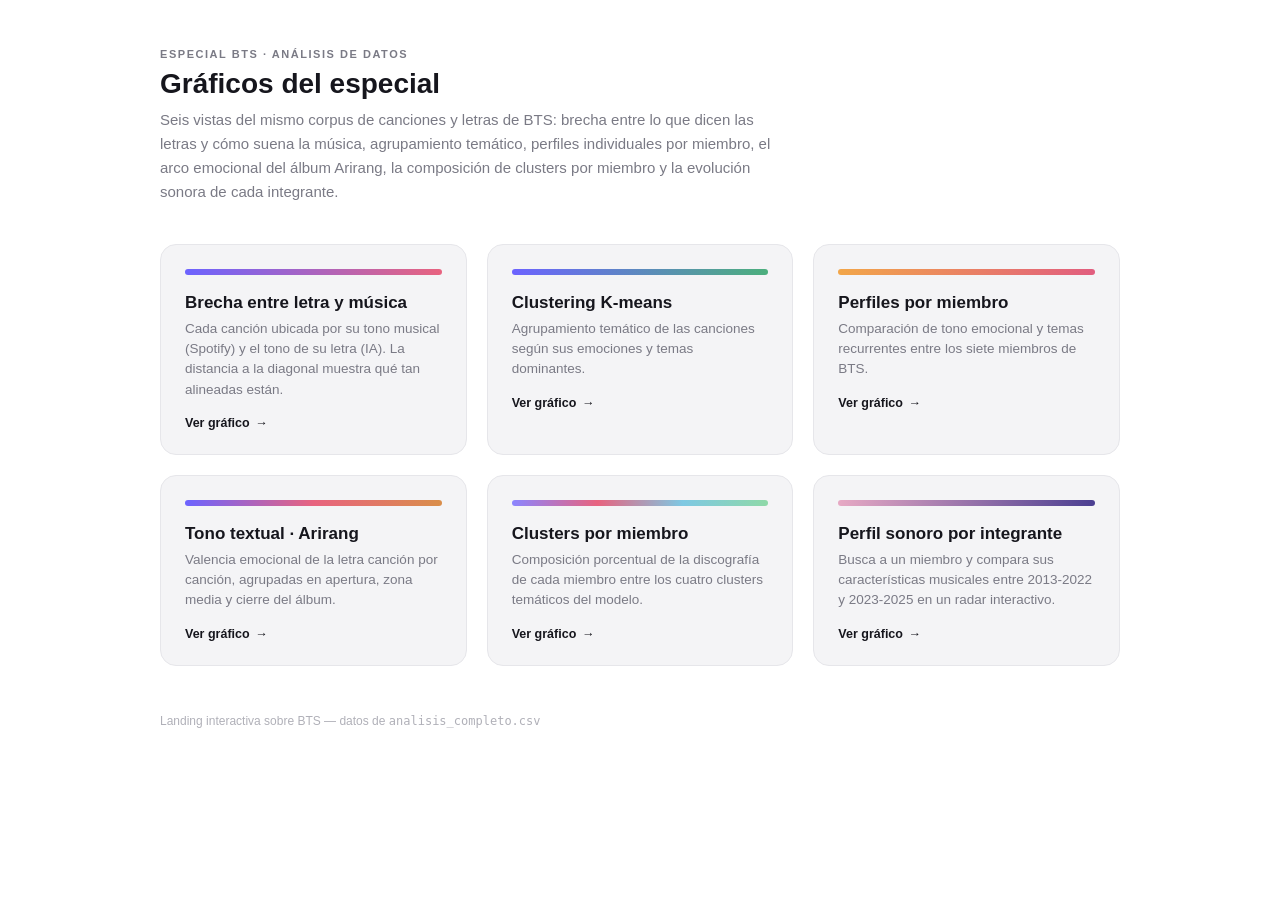
<file: index-graficos.html>
<!DOCTYPE html>
<html lang="es">
<head>
<meta charset="UTF-8">
<meta name="viewport" content="width=device-width, initial-scale=1, viewport-fit=cover">
<title>BTS · Gráficos del especial</title>
<style>
  :root {
    --ink: #16161d;
    --muted: #7a7a85;
    --line: #e6e6ea;
    --panel: #f4f4f6;
    --pre: #6C63FF;
    --post: #E8637F;
    --font: -apple-system, BlinkMacSystemFont, 'Helvetica Neue', Arial, sans-serif;
  }
  * { box-sizing: border-box; margin: 0; padding: 0; }
  body { background: #fff; color: var(--ink); font-family: var(--font); padding: 3rem 2rem 5rem; }
  .wrap { max-width: 960px; margin: 0 auto; }

  .eyebrow { font-size: 11px; letter-spacing: 0.14em; text-transform: uppercase; color: var(--muted); margin-bottom: 0.5rem; font-weight: 700; }
  h1 { font-size: 28px; font-weight: 800; margin-bottom: 0.5rem; }
  p.lead { font-size: 15px; color: var(--muted); max-width: 620px; line-height: 1.6; margin-bottom: 2.5rem; }

  .grid { display: grid; grid-template-columns: repeat(auto-fit, minmax(260px, 1fr)); gap: 1.25rem; }

  .card {
    display: block; text-decoration: none; color: inherit;
    border: 1px solid var(--line); border-radius: 16px; padding: 1.5rem;
    background: var(--panel); transition: transform 0.15s, box-shadow 0.15s, border-color 0.15s;
  }
  .card:hover { transform: translateY(-3px); box-shadow: 0 12px 28px rgba(0,0,0,0.08); border-color: #d8d8de; }

  .card-swatch { width: 100%; height: 6px; border-radius: 4px; margin-bottom: 1.1rem; }
  .card-title { font-size: 17px; font-weight: 800; margin-bottom: 0.4rem; }
  .card-desc { font-size: 13.5px; color: var(--muted); line-height: 1.5; margin-bottom: 1rem; }
  .card-cta { font-size: 12.5px; font-weight: 700; color: var(--ink); display: flex; align-items: center; gap: 0.35rem; }
  .card-cta .arrow { transition: transform 0.15s; }
  .card:hover .card-cta .arrow { transform: translateX(3px); }

  footer { margin-top: 3rem; font-size: 12px; color: #b0b0b8; }

  @media (max-width: 640px) {
    body { padding: 2rem 1.1rem 3rem; }
    h1 { font-size: 24px; }
    p.lead { font-size: 14px; margin-bottom: 2rem; }
    .grid { grid-template-columns: 1fr; gap: 1rem; }
    .card { padding: 1.25rem; }
  }
</style>
</head>
<body>
<div class="wrap">

  <div class="eyebrow">Especial BTS · Análisis de datos</div>
  <h1>Gráficos del especial</h1>
  <p class="lead">Seis vistas del mismo corpus de canciones y letras de BTS: brecha entre lo que dicen las letras y cómo suena la música, agrupamiento temático, perfiles individuales por miembro, el arco emocional del álbum Arirang, la composición de clusters por miembro y la evolución sonora de cada integrante.</p>

  <div class="grid">

    <a class="card" href="cuadros-mayte/bts_brecha.html">
      <div class="card-swatch" style="background: linear-gradient(90deg, var(--pre), var(--post));"></div>
      <div class="card-title">Brecha entre letra y música</div>
      <div class="card-desc">Cada canción ubicada por su tono musical (Spotify) y el tono de su letra (IA). La distancia a la diagonal muestra qué tan alineadas están.</div>
      <div class="card-cta">Ver gráfico <span class="arrow">→</span></div>
    </a>

    <a class="card" href="cuadros-mayte/bts_clustering.html">
      <div class="card-swatch" style="background: linear-gradient(90deg, #6C63FF, #4CAF7D);"></div>
      <div class="card-title">Clustering K-means</div>
      <div class="card-desc">Agrupamiento temático de las canciones según sus emociones y temas dominantes.</div>
      <div class="card-cta">Ver gráfico <span class="arrow">→</span></div>
    </a>

    <a class="card" href="cuadros-mayte/bts_perfiles.html">
      <div class="card-swatch" style="background: linear-gradient(90deg, #F2A649, #E15D7F);"></div>
      <div class="card-title">Perfiles por miembro</div>
      <div class="card-desc">Comparación de tono emocional y temas recurrentes entre los siete miembros de BTS.</div>
      <div class="card-cta">Ver gráfico <span class="arrow">→</span></div>
    </a>

    <a class="card" href="cuadros-mayte/bts_arirang.html">
      <div class="card-swatch" style="background: linear-gradient(90deg, #6C63FF, #E8637F, #D98E4A);"></div>
      <div class="card-title">Tono textual · Arirang</div>
      <div class="card-desc">Valencia emocional de la letra canción por canción, agrupadas en apertura, zona media y cierre del álbum.</div>
      <div class="card-cta">Ver gráfico <span class="arrow">→</span></div>
    </a>

    <a class="card" href="cuadros-mayte/bts_clusters_miembro.html">
      <div class="card-swatch" style="background: linear-gradient(90deg, #8B85FF, #E8637F, #7EC8E3, #8FD9A8);"></div>
      <div class="card-title">Clusters por miembro</div>
      <div class="card-desc">Composición porcentual de la discografía de cada miembro entre los cuatro clusters temáticos del modelo.</div>
      <div class="card-cta">Ver gráfico <span class="arrow">→</span></div>
    </a>

    <a class="card" href="cuadros-mayte/bts_perfil_radar.html">
      <div class="card-swatch" style="background: linear-gradient(90deg, #E7A9C4, #4B3F91);"></div>
      <div class="card-title">Perfil sonoro por integrante</div>
      <div class="card-desc">Busca a un miembro y compara sus características musicales entre 2013-2022 y 2023-2025 en un radar interactivo.</div>
      <div class="card-cta">Ver gráfico <span class="arrow">→</span></div>
    </a>

  </div>

  <footer>Landing interactiva sobre BTS — datos de <code>analisis_completo.csv</code></footer>
</div>
</body>
</html>
</file>
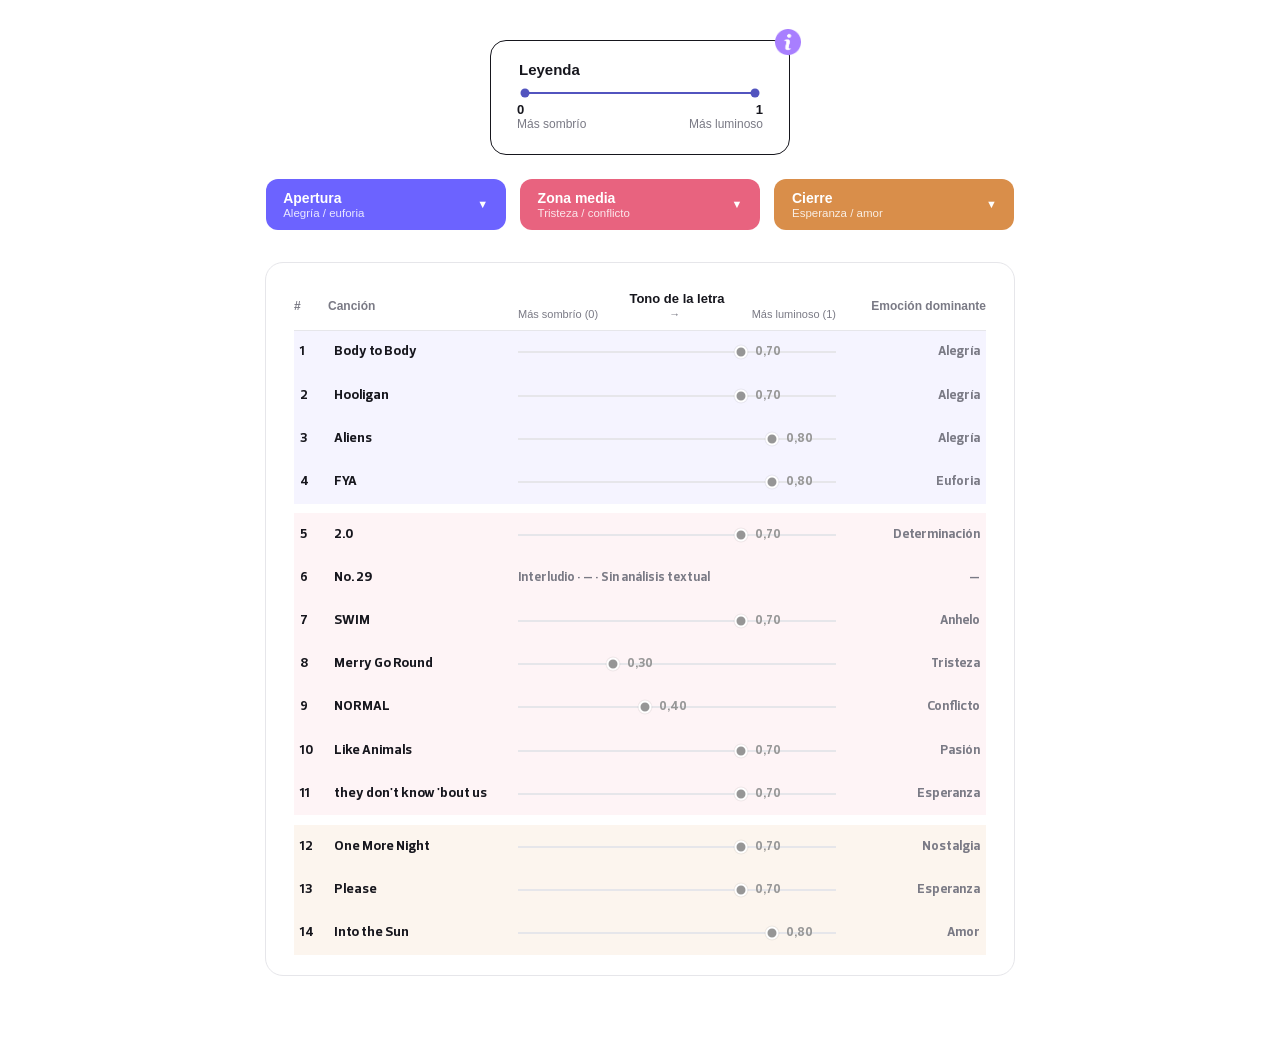
<file: cuadros-mayte/bts_arirang.html>
<!DOCTYPE html>
<html lang="es">
<head>
<meta charset="UTF-8">
<meta name="viewport" content="width=device-width, initial-scale=1, viewport-fit=cover">
<title>BTS: Tono textual del álbum Arirang</title>
<style>
  :root {
    --pre: #6C63FF;
    --post: #E8637F;
    --cierre: #D98E4A;
    --pre-tint: rgba(108,99,255,0.07);
    --post-tint: rgba(232,99,127,0.07);
    --cierre-tint: rgba(217,142,74,0.09);
    --ink: #16161d;
    --muted: #7a7a85;
    --line: #e6e6ea;
    --panel: #f4f4f6;
    --card: #ffffff;
    --accent-red: #e5484d;
    --font: -apple-system, BlinkMacSystemFont, 'Helvetica Neue', Arial, sans-serif;
  }
@font-face {
    font-family: 'Bobby Jones Condensed';
    src: url('https://nuevasnarrativasec.github.io/bts/fonts/BobbyJones-Condensed.woff2') format('woff2'),
        url('https://nuevasnarrativasec.github.io/bts/fonts/BobbyJones-Condensed.woff') format('woff');
    font-weight: normal;
    font-style: normal;
    font-display: swap;
}

@font-face {
    font-family: 'Monigue Regular';
    src: url('https://nuevasnarrativasec.github.io/bts/fonts/Monigue-Regular.woff2') format('woff2'),
        url('https://nuevasnarrativasec.github.io/bts/fonts/Monigue-Regular.woff') format('woff');
    font-weight: normal;
    font-style: normal;
    font-display: swap;
}

@font-face {
    font-family: 'Prelo Book';
    src: url('https://nuevasnarrativasec.github.io/bts/fonts/Prelo-Book.woff2') format('woff2'),
        url('https://nuevasnarrativasec.github.io/bts/fonts/Prelo-Book.woff') format('woff');
    font-weight: normal;
    font-style: normal;
    font-display: swap;
}

@font-face {
    font-family: 'Prelo Medium';
    src: url('https://nuevasnarrativasec.github.io/bts/fonts/Prelo-Medium.woff2') format('woff2'),
        url('https://nuevasnarrativasec.github.io/bts/fonts/Prelo-Medium.woff') format('woff');
    font-style: normal;
    font-display: swap;
}

@font-face {
    font-family: 'Prelo Semibold';
    src: url('https://nuevasnarrativasec.github.io/bts/fonts/Prelo-SemiBold.woff2') format('woff2'),
        url('https://nuevasnarrativasec.github.io/bts/fonts/Prelo-SemiBold.woff') format('woff');
    font-weight: 600;
    font-style: normal;
    font-display: swap;
}

@font-face {
    font-family: 'Prelo Bold';
    src: url('https://nuevasnarrativasec.github.io/bts/fonts/Prelo-Bold.woff2') format('woff2'),
        url('https://nuevasnarrativasec.github.io/bts/fonts/Prelo-Bold.woff') format('woff');
    font-weight: bold;
    font-style: normal;
    font-display: swap;
}

@font-face {
    font-family: 'Prelo Extrabold';
    src: url('https://nuevasnarrativasec.github.io/bts/fonts/Prelo-Exbd.woff2') format('woff2'),
        url('https://nuevasnarrativasec.github.io/bts/fonts/Prelo-Exbd.woff') format('woff');
    font-style: normal;
    font-display: swap;
}


  * { box-sizing: border-box; margin: 0; padding: 0; }
  body { color: var(--ink); font-family: var(--font); padding: 2.5rem 2rem 4rem; }
  .wrap { max-width: 750px; margin: 0 auto; }

  h2.title { font-size: 20px; font-weight: 800; margin-bottom: 0.35rem; text-align: center;     font-family: 'Prelo Extrabold';}
  p.subtitle { font-size: 16px;
    color: var(--muted);
    margin-bottom: 1.5rem;
    text-align: center;
    font-family: 'Prelo Medium'; }

  /* Leyenda */
  .legend-wrap { display: flex; justify-content: center; margin-bottom: 1.5rem; }
  .legend-box {
    position: relative; background: var(--card); border: 1px solid var(--ink); border-radius: 16px;
    padding: 1.25rem 1.75rem 1.4rem; min-width: 300px;
  }
  .legend-box .legend-title { font-size: 15px; font-weight: 800; margin-bottom: 0.9rem; }
  .legend-scale-line {
    position: relative; height: 2px; background: #5254bf; margin: 0 6px 0.5rem;
  }
  .legend-scale-dot {
    position: absolute; top: 50%; width: 9px; height: 9px; border-radius: 50%;
    background: #5254bf; transform: translate(-50%, -50%);
  }
  .legend-scale-labels { display: flex; justify-content: space-between; font-size: 13px; font-weight: 700; margin: 0 -2px; }
  .legend-scale-sub { display: flex; justify-content: space-between; font-size: 12px; color: var(--muted); margin: 0 -2px; }
  .info-badge {
    position: absolute; top: -12px; right: -12px; width: 26px; height: 26px;
    cursor: default;
  }
  .info-badge img { display: block; width: 100%; height: 100%; }
  .info-badge .info-tip {
    display: none; position: absolute; top: calc(100% + 8px); right: 0; width: 220px;
    background: var(--ink); color: #fff; font-size: 11.5px; font-weight: 400; font-style: normal;
    line-height: 1.5; padding: 0.6rem 0.75rem; border-radius: 8px; text-align: left; z-index: 30;
  }
  .info-badge:hover .info-tip { display: block; }

  /* Section pills */
  .section-pills { display: flex; gap: 0.9rem; justify-content: center; flex-wrap: wrap; margin-bottom: 2rem; }
  .pill {
    display: flex; align-items: center; gap: 0.9rem; border: none; border-radius: 12px;
    padding: 0.7rem 1.1rem; cursor: pointer; color: #fff; font-family: inherit; text-align: left;
    transition: opacity 0.15s, transform 0.1s;
    width: 32%;
  }
  .pill:active { transform: scale(0.98); }
  .pill.dim { opacity: 0.4; }
  .pill-text { display: flex; flex-direction: column; gap: 1px; }
  .pill-text .pill-title { font-size: 14px; font-weight: 800; }
  .pill-text .pill-sub { font-size: 11.5px; opacity: 0.85; }
  .pill-chevron { margin-left: auto; font-size: 11px; transition: transform 0.15s; }
  .pill.dim .pill-chevron { transform: rotate(180deg); }
  .pill.apertura { background: var(--pre); }
  .pill.zona-media { background: var(--post); }
  .pill.cierre { background: var(--cierre); }

  /* Table card */
  .table-card { background: var(--card); border: 1px solid var(--line); border-radius: 18px; padding: 1.75rem 1.75rem 1.25rem; position: relative; }
  table { width: 100%; border-collapse: collapse; }
  thead th { text-align: left; font-size: 12px; color: var(--muted); font-weight: 700; padding-bottom: 0.6rem; border-bottom: 1px solid var(--line); }
  thead th.col-num { width: 34px; }
  thead th.col-song { width: 190px; }
  thead th.col-scale { }
  thead th.col-emotion { width: 150px; text-align: right; }
  .scale-headline { font-size: 13px; font-weight: 700; color: var(--ink); text-align: center; display: block; margin-bottom: 2px; }
  .scale-sublabels { display: flex; justify-content: space-between; font-size: 11px; color: var(--muted); font-weight: 400; }

  tbody tr { cursor: pointer; transition: filter 0.15s; }
  tbody tr.dim-row { display: none; }
  tbody td { padding: 0.85rem 0.4rem; font-size: 13.5px; vertical-align: middle;  font-family: 'Prelo Bold';}
  tbody tr.sec-apertura { background: var(--pre-tint); }
  tbody tr.sec-zona-media { background: var(--post-tint); }
  tbody tr.sec-cierre { background: var(--cierre-tint); }
  tbody tr:hover { filter: brightness(0.97); }
  tbody tr.active-row { outline: 2px solid var(--ink); outline-offset: -2px; }

  .num-cell { font-size: 13px; font-family: 'Prelo Bold'; }
  .song-cell { font-weight: 700; }

  .track-cell { position: relative; padding: 0.85rem 0; }
  .track-line { position: relative; height: 2px; background: var(--line); }
  .track-dot { position: absolute; top: 50%; width: 13px; height: 13px; border-radius: 50%; background: #969696; transform: translate(-50%, -50%); border: 2px solid #fff; box-shadow: 0 0 0 1px rgba(0,0,0,0.06); transition: background 0.15s; }
  .track-dot.active { background: var(--post); }
  .track-value { position: absolute; top: 50%; transform: translateY(-50%); font-size: 12.5px; font-weight: 700; color: #969696; white-space: nowrap; }
  .track-value.active { color: var(--post); }
  .track-interludio { font-size: 12.5px; font-weight: 400; color: var(--muted); }

  .emotion-cell { text-align: right; font-size: 13px; color: var(--muted); text-transform: capitalize; }

  .section-divider td { padding: 0.3rem 0; border: none; }

  footer.foot { display: flex; justify-content: space-between; align-items: baseline; margin-top: 1.5rem; font-size: 11.5px; color: #b0b0b8; flex-wrap: wrap; gap: 0.5rem; }
  footer.foot .foot-note { max-width: 480px; text-align: right; }

  /* Detail card */
  .detail-card {
    position: absolute; top: 260px; right: 24px; z-index: 30; width: 280px; background: var(--card);
    border-radius: 16px; box-shadow: 0 20px 50px rgba(0,0,0,0.18); padding: 1.25rem 1.4rem 1.4rem;
    opacity: 0; pointer-events: none; transition: opacity 0.12s; border: 1px solid var(--line);
  }
  .detail-card.open { opacity: 1; pointer-events: auto; }
  .detail-close {
    position: absolute; top: 0.9rem; right: 0.9rem; width: 24px; height: 24px; border-radius: 50%;
    border: 1.5px solid var(--ink); background: none; display: flex; align-items: center; justify-content: center;
    cursor: pointer; font-size: 12px; color: var(--ink); line-height: 1;
  }
  .detail-title { font-size: 20px; font-weight: 900; letter-spacing: 0.01em; margin-bottom: 2px; padding-right: 2rem; text-transform: uppercase; }
  .detail-sub { font-size: 12.5px; color: var(--muted); margin-bottom: 1.1rem; }
  .detail-label { font-size: 11.5px; color: var(--muted); margin-bottom: 2px; }
  .detail-value { font-size: 26px; font-weight: 800; color: var(--post); margin-bottom: 0.9rem; }
  .detail-row { margin-bottom: 0.9rem; }
  .detail-row:last-child { margin-bottom: 0; }
  .detail-row b { font-size: 13.5px; font-weight: 700; display: block; }

  @media (max-width: 640px) {
    body { padding: 1.75rem 1rem 3rem; }
    .legend-box { min-width: 0; width: 100%; }
    thead { display: none; }
    table, tbody { display: block; width: 100%; }
    tr[data-n] { display: flex; align-items: center; width: 100%; }
    tr[data-n].dim-row { display: none; }
    .section-divider { display: block; }
    .section-divider td { display: block; padding: 0.3rem 0; }
    td { border: none; }
    .num-cell { flex: 0 0 20px; padding: 0.85rem 0 0.85rem 0.1rem; }
    .song-cell {
      flex: 0 0 28%; max-width: 28%; box-sizing: border-box;
      padding: 0.85rem 0.5rem 0.85rem 0.3rem;
      white-space: normal; word-break: break-word; line-height: 1.25; font-size: 12.5px;
    }
    .track-cell { flex: 1 1 auto; min-width: 0; padding: 0.85rem 0.2rem; }
    .emotion-cell { display: none; }
    .section-pills { flex-direction: column; align-items: stretch; }
    .pill { width: 100%; }
    .table-card { padding: 1.25rem 1rem 1rem; }
    .detail-card { top: 220px; right: 8px; left: 8px; width: auto; padding: 1rem 1.1rem 1.2rem; }
  }

  @media (max-width: 420px) {
    .num-cell { flex-basis: 16px; }
    .song-cell { flex-basis: 26%; max-width: 26%; }
    .track-value { font-size: 11px; }
  }
</style>
</head>
<body>
<div class="wrap">

  <!--<h2 class="title">Tono textual del álbum Arirang</h2>
  <p class="subtitle">Valencia emocional de la letra (análisis IA) canción por canción, agrupadas por su rol en el arco del álbum</p>-->

  <div class="legend-wrap">
    <div class="legend-box">
      <span class="info-badge">
        <img src="../img/btn-info.png" alt="" aria-hidden="true">
        <span class="info-tip">El tono de la letra muestra qué tan sombrío o luminoso fue clasificado su contenido por un análisis con IA. La escala va de 0 —más sombrío— a 1 —más luminoso—</span>
      </span>
      <div class="legend-title">Leyenda</div>
      <div class="legend-scale-line">
        <span class="legend-scale-dot" style="left:0%"></span>
        <span class="legend-scale-dot" style="left:100%"></span>
      </div>
      <div class="legend-scale-labels"><span>0</span><span>1</span></div>
      <div class="legend-scale-sub"><span>Más sombrío</span><span>Más luminoso</span></div>
    </div>
  </div>

  <div class="section-pills" id="section-pills">
    <button class="pill apertura" data-sec="apertura">
      <span class="pill-text"><span class="pill-title">Apertura</span><span class="pill-sub">Alegría / euforia</span></span>
      <span class="pill-chevron">&#9660;</span>
    </button>
    <button class="pill zona-media" data-sec="zona-media">
      <span class="pill-text"><span class="pill-title">Zona media</span><span class="pill-sub">Tristeza / conflicto</span></span>
      <span class="pill-chevron">&#9660;</span>
    </button>
    <button class="pill cierre" data-sec="cierre">
      <span class="pill-text"><span class="pill-title">Cierre</span><span class="pill-sub">Esperanza / amor</span></span>
      <span class="pill-chevron">&#9660;</span>
    </button>
  </div>

  <div class="table-card">
    <table>
      <thead>
        <tr>
          <th class="col-num">#</th>
          <th class="col-song">Canción</th>
          <th class="col-scale">
            <span class="scale-headline">Tono de la letra</span>
            <span class="scale-sublabels"><span>Más sombrío (0)</span><span>&#8594;</span><span>Más luminoso (1)</span></span>
          </th>
          <th class="col-emotion">Emoción dominante</th>
        </tr>
      </thead>
      <tbody id="table-body"></tbody>
    </table>

    <div class="detail-card" id="detail-card">
      <button class="detail-close" id="detail-close">&#10005;</button>
      <div class="detail-title" id="detail-title"></div>
      <div class="detail-sub" id="detail-sub"></div>
      <div class="detail-row">
        <div class="detail-label">Valencia textual</div>
        <div class="detail-value" id="detail-value"></div>
      </div>
      <div class="detail-row">
        <div class="detail-label">Emoción dominante</div>
        <b id="detail-emotion"></b>
      </div>
      <div class="detail-row">
        <div class="detail-label">Posición en el álbum</div>
        <b id="detail-position"></b>
      </div>
    </div>
  </div>


</div>

<script>
/* ===== Data (arirang_semantico.csv) ===== */
const DATA = [
  {
    "n": 1,
    "t": "Body to Body",
    "vt": 0.7,
    "em": "alegría",
    "sec": "apertura"
  },
  {
    "n": 2,
    "t": "Hooligan",
    "vt": 0.7,
    "em": "alegría",
    "sec": "apertura"
  },
  {
    "n": 3,
    "t": "Aliens",
    "vt": 0.8,
    "em": "alegría",
    "sec": "apertura"
  },
  {
    "n": 4,
    "t": "FYA",
    "vt": 0.8,
    "em": "euforia",
    "sec": "apertura"
  },
  {
    "n": 5,
    "t": "2.0",
    "vt": 0.7,
    "em": "determinación",
    "sec": "zona-media"
  },
  {
    "n": 6,
    "t": "No. 29",
    "vt": null,
    "em": null,
    "sec": "zona-media"
  },
  {
    "n": 7,
    "t": "SWIM",
    "vt": 0.7,
    "em": "anhelo",
    "sec": "zona-media"
  },
  {
    "n": 8,
    "t": "Merry Go Round",
    "vt": 0.3,
    "em": "tristeza",
    "sec": "zona-media"
  },
  {
    "n": 9,
    "t": "NORMAL",
    "vt": 0.4,
    "em": "conflicto",
    "sec": "zona-media"
  },
  {
    "n": 10,
    "t": "Like Animals",
    "vt": 0.7,
    "em": "pasión",
    "sec": "zona-media"
  },
  {
    "n": 11,
    "t": "they don't know 'bout us",
    "vt": 0.7,
    "em": "esperanza",
    "sec": "zona-media"
  },
  {
    "n": 12,
    "t": "One More Night",
    "vt": 0.7,
    "em": "nostalgia",
    "sec": "cierre"
  },
  {
    "n": 13,
    "t": "Please",
    "vt": 0.7,
    "em": "esperanza",
    "sec": "cierre"
  },
  {
    "n": 14,
    "t": "Into the Sun",
    "vt": 0.8,
    "em": "amor",
    "sec": "cierre"
  }
];

const SECTION_LABEL = { 'apertura': 'Apertura', 'zona-media': 'Zona media', 'cierre': 'Cierre' };

let activeSections = new Set(['apertura', 'zona-media', 'cierre']);
let activeRow = null;

const tbody = document.getElementById('table-body');

function fmt(v) { return v.toFixed(2).replace('.', ','); }

function render() {
  let html = '';
  let lastSec = null;
  DATA.forEach(d => {
    if (d.sec !== lastSec && lastSec !== null) {
      html += `<tr class="section-divider"><td colspan="4"></td></tr>`;
    }
    lastSec = d.sec;
    const isActive = activeRow === d.n;
    const dimmed = !activeSections.has(d.sec);
    const sinAnalisis = d.vt === null;
    html += `
      <tr class="sec-${d.sec}${dimmed ? ' dim-row' : ''}${isActive ? ' active-row' : ''}" data-n="${d.n}">
        <td class="num-cell">${d.n}</td>
        <td class="song-cell">${d.t}</td>
        <td class="track-cell">
          ${sinAnalisis
            ? `<span class="track-interludio">Interludio · — · Sin análisis textual</span>`
            : `<div class="track-line">
                <span class="track-dot${isActive ? ' active' : ''}" style="left:${d.vt * 100}%"></span>
                <span class="track-value${isActive ? ' active' : ''}" style="left:calc(${d.vt * 100}% + 14px)">${fmt(d.vt)}</span>
              </div>`}
        </td>
        <td class="emotion-cell">${sinAnalisis ? '—' : d.em}</td>
      </tr>`;
  });
  tbody.innerHTML = html;

  tbody.querySelectorAll('tr[data-n]').forEach(tr => {
    tr.addEventListener('click', (e) => {
      const n = parseInt(tr.dataset.n, 10);
      activeRow = activeRow === n ? null : n;
      render();
      if (activeRow) openDetail(DATA.find(d => d.n === activeRow));
      else closeDetail();
    });
  });
}

/* ===== Section pill filters ===== */
document.querySelectorAll('.pill').forEach(btn => {
  btn.addEventListener('click', () => {
    const sec = btn.dataset.sec;
    if (activeSections.has(sec)) {
      if (activeSections.size > 1) activeSections.delete(sec);
    } else {
      activeSections.add(sec);
    }
    btn.classList.toggle('dim', !activeSections.has(sec));
    if (activeRow && !activeSections.has(DATA.find(d => d.n === activeRow)?.sec)) {
      activeRow = null;
      closeDetail();
    }
    render();
  });
});

/* ===== Detail card ===== */
const detailCard = document.getElementById('detail-card');
document.getElementById('detail-close').addEventListener('click', () => {
  activeRow = null;
  render();
  closeDetail();
});

function openDetail(d) {
  const sinAnalisis = d.vt === null;
  document.getElementById('detail-title').textContent = d.t;
  document.getElementById('detail-sub').textContent = `Track ${d.n} · ARIRANG`;
  document.getElementById('detail-value').textContent = sinAnalisis ? '—' : fmt(d.vt);
  document.getElementById('detail-emotion').textContent = sinAnalisis
    ? 'Sin análisis textual'
    : d.em.charAt(0).toUpperCase() + d.em.slice(1);
  document.getElementById('detail-position').textContent = SECTION_LABEL[d.sec];
  detailCard.classList.add('open');
}
function closeDetail() {
  detailCard.classList.remove('open');
}

document.addEventListener('click', (e) => {
  if (!e.target.closest('.detail-card') && !e.target.closest('tr[data-n]')) {
    if (activeRow) { activeRow = null; render(); }
    closeDetail();
  }
});

render();
</script>
</body>
</html>
</file>
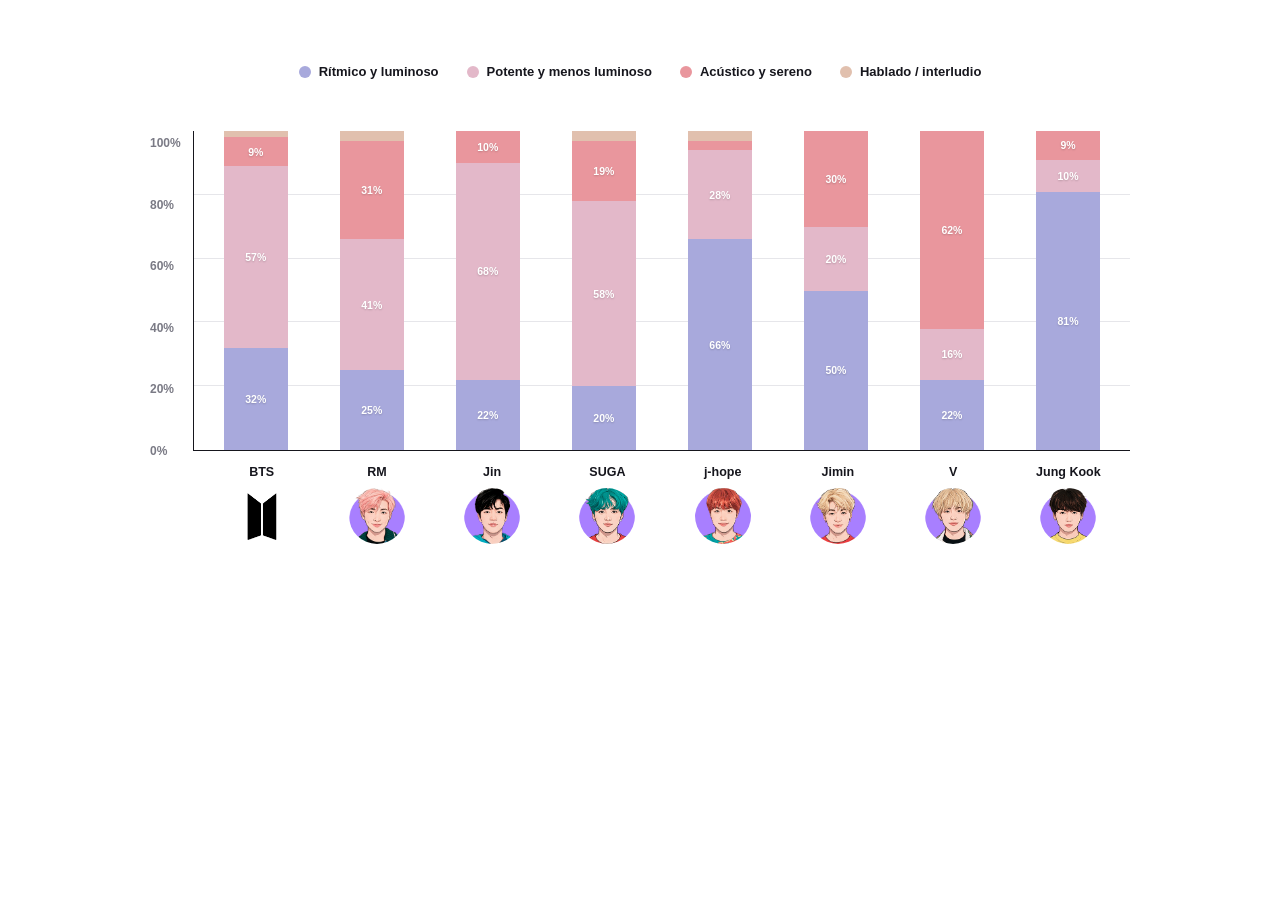
<file: cuadros-mayte/bts_clusters_miembro.html>
<!DOCTYPE html>
<html lang="es">
<head>
<meta charset="UTF-8">
<meta name="viewport" content="width=device-width, initial-scale=1, viewport-fit=cover">
<title>BTS · Composición de clusters por miembro</title>
<style>
  :root {
    --ink: #16161d;
    --muted: #7a7a85;
    --line: #e6e6ea;
    --panel: #f4f4f6;
    --card: #ffffff;
    --pre: #6C63FF;
    --post: #E8637F;
    --font: -apple-system, BlinkMacSystemFont, 'Helvetica Neue', Arial, sans-serif;

    --c-bailable: #8B85FF;
    --c-intenso: #E8637F;
    --c-melancolico: #7EC8E3;
    --c-spoken: #8FD9A8;

    --bar-h: 320px;
  }

@font-face {
    font-family: 'Bobby Jones Condensed';
    src: url('https://nuevasnarrativasec.github.io/bts/fonts/BobbyJones-Condensed.woff2') format('woff2'),
        url('https://nuevasnarrativasec.github.io/bts/fonts/BobbyJones-Condensed.woff') format('woff');
    font-weight: normal;
    font-style: normal;
    font-display: swap;
}

@font-face {
    font-family: 'Monigue Regular';
    src: url('https://nuevasnarrativasec.github.io/bts/fonts/Monigue-Regular.woff2') format('woff2'),
        url('https://nuevasnarrativasec.github.io/bts/fonts/Monigue-Regular.woff') format('woff');
    font-weight: normal;
    font-style: normal;
    font-display: swap;
}

@font-face {
    font-family: 'Prelo Book';
    src: url('https://nuevasnarrativasec.github.io/bts/fonts/Prelo-Book.woff2') format('woff2'),
        url('https://nuevasnarrativasec.github.io/bts/fonts/Prelo-Book.woff') format('woff');
    font-weight: normal;
    font-style: normal;
    font-display: swap;
}

@font-face {
    font-family: 'Prelo Medium';
    src: url('https://nuevasnarrativasec.github.io/bts/fonts/Prelo-Medium.woff2') format('woff2'),
        url('https://nuevasnarrativasec.github.io/bts/fonts/Prelo-Medium.woff') format('woff');
    font-style: normal;
    font-display: swap;
}

@font-face {
    font-family: 'Prelo Semibold';
    src: url('https://nuevasnarrativasec.github.io/bts/fonts/Prelo-SemiBold.woff2') format('woff2'),
        url('https://nuevasnarrativasec.github.io/bts/fonts/Prelo-SemiBold.woff') format('woff');
    font-weight: 600;
    font-style: normal;
    font-display: swap;
}

@font-face {
    font-family: 'Prelo Bold';
    src: url('https://nuevasnarrativasec.github.io/bts/fonts/Prelo-Bold.woff2') format('woff2'),
        url('https://nuevasnarrativasec.github.io/bts/fonts/Prelo-Bold.woff') format('woff');
    font-weight: bold;
    font-style: normal;
    font-display: swap;
}

@font-face {
    font-family: 'Prelo Extrabold';
    src: url('https://nuevasnarrativasec.github.io/bts/fonts/Prelo-Exbd.woff2') format('woff2'),
        url('https://nuevasnarrativasec.github.io/bts/fonts/Prelo-Exbd.woff') format('woff');
    font-style: normal;
    font-display: swap;
}

  * { box-sizing: border-box; margin: 0; padding: 0; }
  body { background: #fff; color: var(--ink); font-family: var(--font); padding: 3rem 2rem 5rem; }
  .wrap { max-width: 980px; margin: 0 auto; }

  .eyebrow { font-size: 11px; letter-spacing: 0.14em; text-transform: uppercase; color: var(--muted); margin-bottom: 0.5rem; font-weight: 700; }
  h1 { font-size: 26px; font-weight: 800; margin-bottom: 0.5rem; }
  p.lead { font-size: 14.5px; color: var(--muted); max-width: 640px; line-height: 1.6;  margin: 0 auto 30px; }
  p.lead b { color: var(--ink); }

  /* Legend */
  .legend-card {
    display: flex; flex-wrap: wrap; gap: 1.25rem 1.75rem; align-items: center;
    border-radius: 14px;
    padding: 1rem 1.4rem; margin-bottom: 2.25rem;
    justify-content: center;
  }
  .legend-item { display: flex; align-items: center; gap: 0.5rem; font-size: 13px; font-weight: 700; }
  .legend-dot { width: 12px; height: 12px; border-radius: 50%; flex: none; }

  /* Chart */
  .chart-card {
    background: var(--card); border-radius: 18px;
    
  }

  .chart-row { display: flex; }

  /* Y axis */
  .y-axis {
    display: flex; flex-direction: column-reverse; justify-content: space-between;
    height: var(--bar-h); padding-right: 0.75rem; flex: none;
  }
  .y-axis span {
    font-size: 12px; font-weight: 700; color: var(--muted); transform: translateY(50%);
    line-height: 1;
  }

  /* Plot area (bars + gridlines) */
  .plot-area {
    position: relative; flex: 1; height: var(--bar-h);
    border-left: 1.5px solid var(--ink); border-bottom: 1.5px solid var(--ink);
  }
  .gridline {
    position: absolute; left: 0; right: 0; height: 1px; background: var(--line);
  }

  .bars {
    position: absolute; inset: 0;
    display: grid; grid-template-columns: repeat(8, 1fr); gap: 1rem;
    align-items: end; padding: 0 0.75rem;
  }
  .bar-col { display: flex; flex-direction: column; align-items: center; height: 100%; justify-content: flex-end; }
  .bar-shell {
    width: 100%; max-width: 64px; height: 100%; border-radius: 0; overflow: hidden;
    display: flex; flex-direction: column-reverse;
  }
  .seg {
    width: 100%; display: flex; align-items: center; justify-content: center;
    position: relative;
    height: 0;
    transition: height 0.7s cubic-bezier(.22,.9,.27,1);
  }
  .bars.is-visible .seg {
    height: var(--seg-h, 0%);
  }
  .seg-label {
    font-size: 10.5px; font-weight: 800; color: #fff; text-shadow: 0 1px 2px rgba(0,0,0,0.18);
    opacity: 0; transition: opacity 0.4s ease;
  }
  .bars.is-visible .seg-label {
    opacity: 1;
    transition-delay: inherit;
  }
  @media (prefers-reduced-motion: reduce) {
    .seg, .seg-label { transition: none; }
  }

  /* X axis labels + avatars, below the plot area */
  .x-axis {
    display: grid; grid-template-columns: repeat(8, 1fr); gap: 1rem;
    padding: 0 0.75rem; margin-left: calc(38px + 0.75rem);
  }
  .x-col { display: flex; flex-direction: column; align-items: center; }
  .member-name { margin-top: 0.9rem; font-size: 12.5px; font-weight: 800; text-align: center; }
  .member-total { margin-top: 0.15rem; font-size: 11px; color: var(--muted); display: none;}

  .avatar {
    width: 56px; height: 56px; border-radius: 50%; margin-top: 0.55rem;
    display: flex; align-items: center; justify-content: center;
    
    overflow: hidden;
  }
  .avatar img { width: 100%; height: 100%; object-fit: cover; display: block; }

  footer { margin-top: 2.5rem; font-size: 12px; color: #b0b0b8; }

  .chart-scroll { overflow-x: auto; -webkit-overflow-scrolling: touch; }
  .chart-inner { min-width: 640px; }
   .box-aviso-movil{
    display: none;
   }

  @media (max-width: 720px) {
    .wrap { padding: 2rem 1.1rem 3rem; }
    .chart-scroll { margin: 0 -1.1rem; padding: 0 1.1rem; }
  }
   @media (max-width: 640px){
    body{
      padding: 0;     
    }
     .wrap{
      padding: 0;
     }
     .legend-card{
        justify-content: flex-start;
     }
    .box-aviso-movil{
      display: block;
      margin: 0 auto 20px;
      text-align: center;
    }
      .box-aviso-movil img{
        display: inline-block;
        vertical-align: top;
        max-width: 20px;
      }
      .box-aviso-movil span{
        display: inline-block;
        font: 1rem/1.2 'Prelo Semibold';
        vertical-align: top;
      }

   }
</style>
</head>
<body>
<div class="wrap">

  <!--<p class="lead">Ahí sí entra el gráfico de composición de clusters por miembro, para la ARMY que quiera mirar el panorama completo. <b>Estos grupos se generaron a partir de características musicales, no del significado de las letras.</b></p>-->

  <div class="box-aviso-movil">
    <img src="../img/icon-desliza.png" alt="" width="100%">
    <span>Desliza para ver el gráfico</span>
  </div>

  <div class="legend-card" id="legend"></div>

  <div class="chart-card">
    <div class="chart-scroll">
      <div class="chart-inner">
        <div class="chart-row">
          <div class="y-axis" id="y-axis"></div>
          <div class="plot-area">
            <div id="gridlines"></div>
            <div class="bars" id="bars"></div>
          </div>
        </div>
        <div class="x-axis" id="x-axis"></div>
      </div>
    </div>
  </div>

</div>

<script>
  const CLUSTERS = ["Rítmico y luminoso", "Potente y menos luminoso", "Acústico y sereno", "Hablado / interludio"];
  const CLUSTER_COLORS = {
    "Rítmico y luminoso": "#a8a9dc",
    "Potente y menos luminoso": "#e3b8c9",
    "Acústico y sereno": "#e9969d",
    "Hablado / interludio": "#e1c0ae"
  };

  const DATA = [
    { member: "BTS", label: "BTS", total: 421, img: "avatar-bts-cluster.png", pct: { "Rítmico y luminoso": 32, "Potente y menos luminoso": 57, "Acústico y sereno": 9, "Hablado / interludio": 2 } },
    { member: "RM", label: "RM", total: 32, img: "avatar-rm-cluster.png", pct: { "Rítmico y luminoso": 25, "Potente y menos luminoso": 41, "Acústico y sereno": 31, "Hablado / interludio": 3 } },
    { member: "JIN", label: "Jin", total: 87, img: "avatar-jin-cluster.png", pct: { "Rítmico y luminoso": 22, "Potente y menos luminoso": 68, "Acústico y sereno": 10, "Hablado / interludio": 0 } },
    { member: "SUGA", label: "SUGA", total: 31, img: "avatar-suga-cluster.png", pct: { "Rítmico y luminoso": 20, "Potente y menos luminoso": 58, "Acústico y sereno": 19, "Hablado / interludio": 3 } },
    { member: "JHOPE", label: "j-hope", total: 71, img: "avatar-j-hope-cluster.png", pct: { "Rítmico y luminoso": 66, "Potente y menos luminoso": 28, "Acústico y sereno": 3, "Hablado / interludio": 3 } },
    { member: "JIMIN", label: "Jimin", total: 54, img: "avatar-jimin-cluster.png", pct: { "Rítmico y luminoso": 50, "Potente y menos luminoso": 20, "Acústico y sereno": 30, "Hablado / interludio": 0 } },
    { member: "V", label: "V", total: 32, img: "avatar-v-cluster.png", pct: { "Rítmico y luminoso": 22, "Potente y menos luminoso": 16, "Acústico y sereno": 62, "Hablado / interludio": 0 } },
    { member: "JUNGKOOK", label: "Jung Kook", total: 58, img: "avatar-jungkook-cluster.png", pct: { "Rítmico y luminoso": 81, "Potente y menos luminoso": 10, "Acústico y sereno": 9, "Hablado / interludio": 0 } }
  ];

  // --- Legend ---
  const legend = document.getElementById('legend');
  CLUSTERS.forEach(c => {
    const item = document.createElement('div');
    item.className = 'legend-item';
    item.innerHTML = `<span class="legend-dot" style="background:${CLUSTER_COLORS[c]}"></span>${c}`;
    legend.appendChild(item);
  });

  // --- Y axis (0% to 100%, 20% steps) ---
  const yAxis = document.getElementById('y-axis');
  for (let v = 0; v <= 100; v += 20) {
    const span = document.createElement('span');
    span.textContent = v + '%';
    yAxis.appendChild(span);
  }

  // --- Gridlines behind the bars, aligned to the same 20% steps ---
  const gridlines = document.getElementById('gridlines');
  for (let v = 20; v <= 80; v += 20) {
    const gl = document.createElement('div');
    gl.className = 'gridline';
    gl.style.bottom = v + '%';
    gridlines.appendChild(gl);
  }

  // --- Bars ---
  const bars = document.getElementById('bars');
  const xAxis = document.getElementById('x-axis');
  const BAR_STAGGER = 0.12; // segundos entre el inicio de cada barra

  DATA.forEach((d, colIndex) => {
    const col = document.createElement('div');
    col.className = 'bar-col';

    const shell = document.createElement('div');
    shell.className = 'bar-shell';
    CLUSTERS.forEach(c => {
      const pct = d.pct[c];
      if (pct <= 0) return;
      const seg = document.createElement('div');
      seg.className = 'seg';
      seg.style.setProperty('--seg-h', pct + '%');
      seg.style.transitionDelay = (colIndex * BAR_STAGGER).toFixed(2) + 's';
      seg.style.background = CLUSTER_COLORS[c];
      if (pct >= 6) {
        const lbl = document.createElement('span');
        lbl.className = 'seg-label';
        lbl.textContent = pct + '%';
        seg.appendChild(lbl);
      }
      shell.appendChild(seg);
    });
    col.appendChild(shell);
    bars.appendChild(col);

    const xcol = document.createElement('div');
    xcol.className = 'x-col';

    const name = document.createElement('div');
    name.className = 'member-name';
    name.textContent = d.label;
    xcol.appendChild(name);

    const avatar = document.createElement('div');
    avatar.className = 'avatar';
    const avatarImg = document.createElement('img');
    avatarImg.src = '../img/' + d.img;
    avatarImg.alt = d.label;
    avatar.appendChild(avatarImg);
    xcol.appendChild(avatar);

    const total = document.createElement('div');
    total.className = 'member-total';
    total.textContent = d.total + ' canciones';
    xcol.appendChild(total);

    xAxis.appendChild(xcol);
  });

  // --- Animación de entrada: las barras crecen de abajo hacia arriba,
  // una columna después de otra, cuando el gráfico aparece en pantalla.
  const chartCard = document.querySelector('.chart-card');
  if ('IntersectionObserver' in window && chartCard) {
    const barsObserver = new IntersectionObserver(
      (entries) => {
        entries.forEach((entry) => {
          bars.classList.toggle('is-visible', entry.isIntersecting);
        });
      },
      { threshold: 0.25 }
    );
    barsObserver.observe(chartCard);
  } else {
    bars.classList.add('is-visible');
  }
</script>
</body>
</html>
</file>
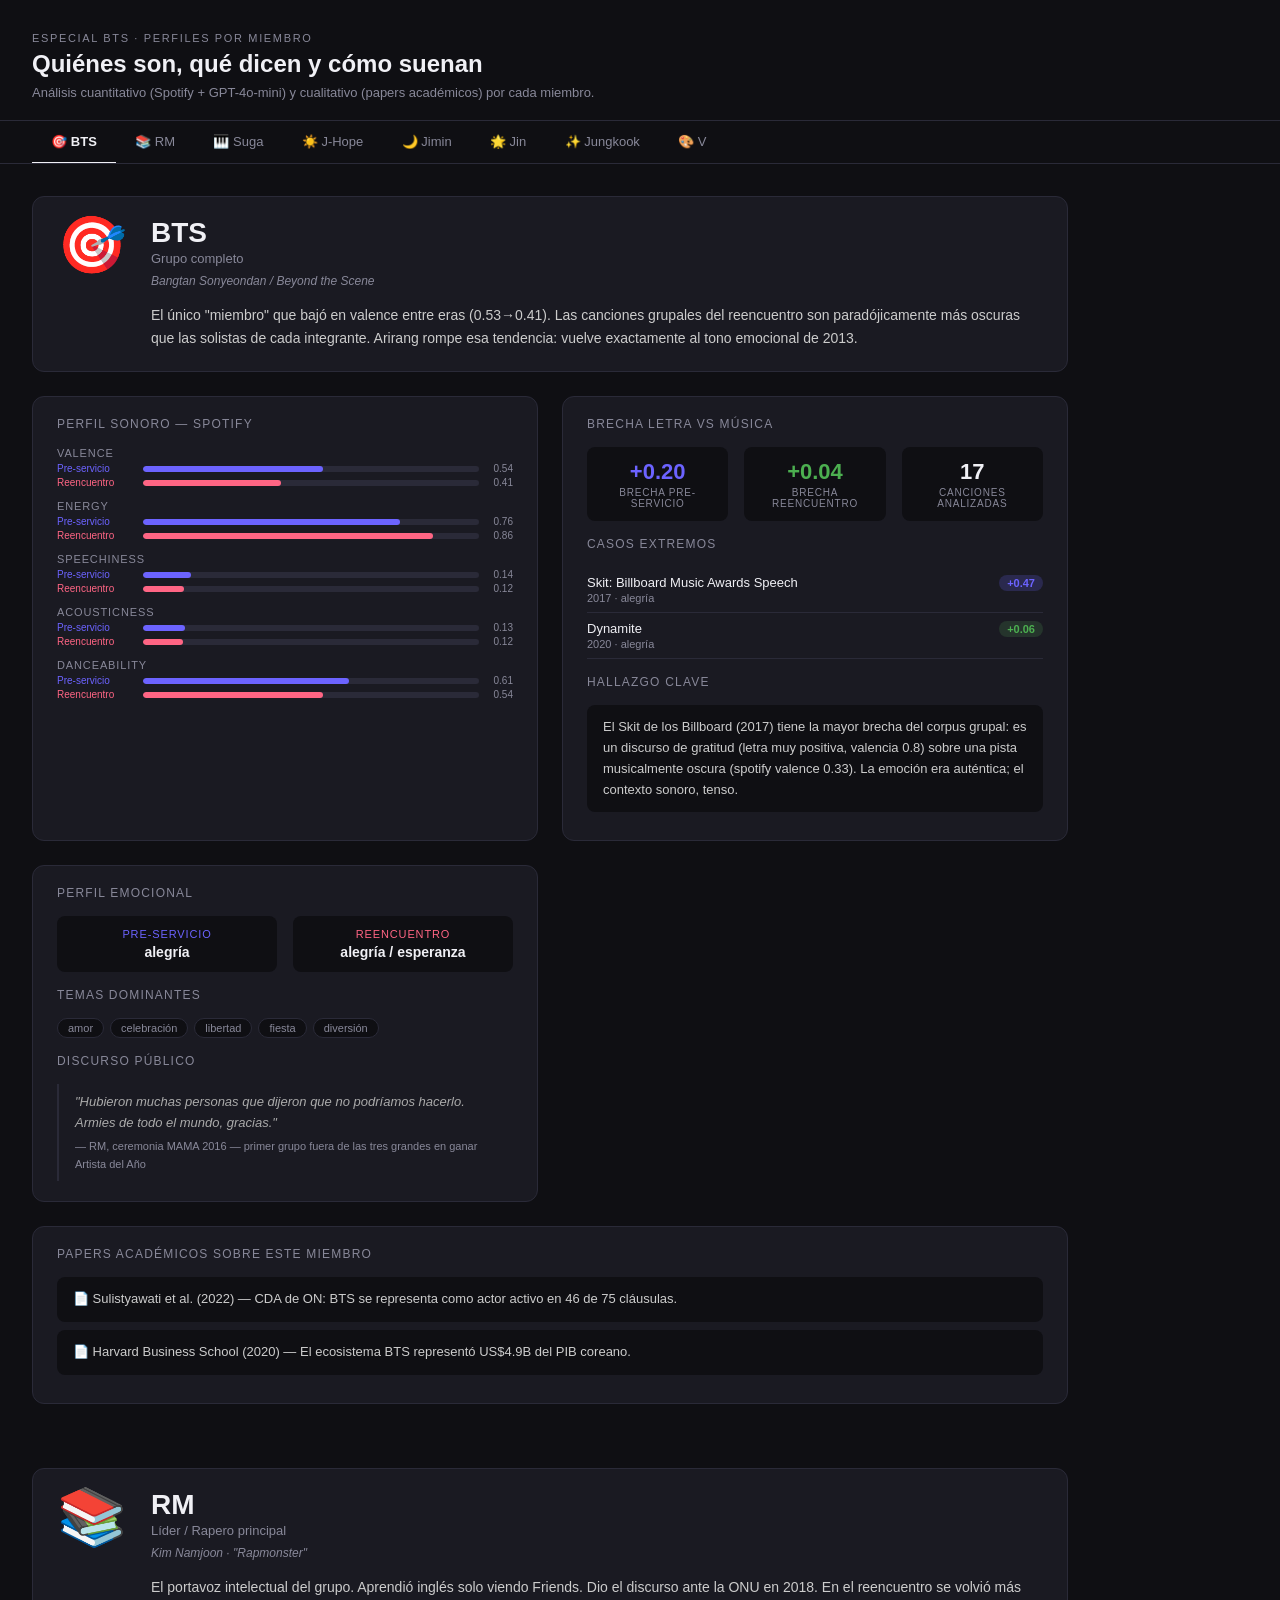
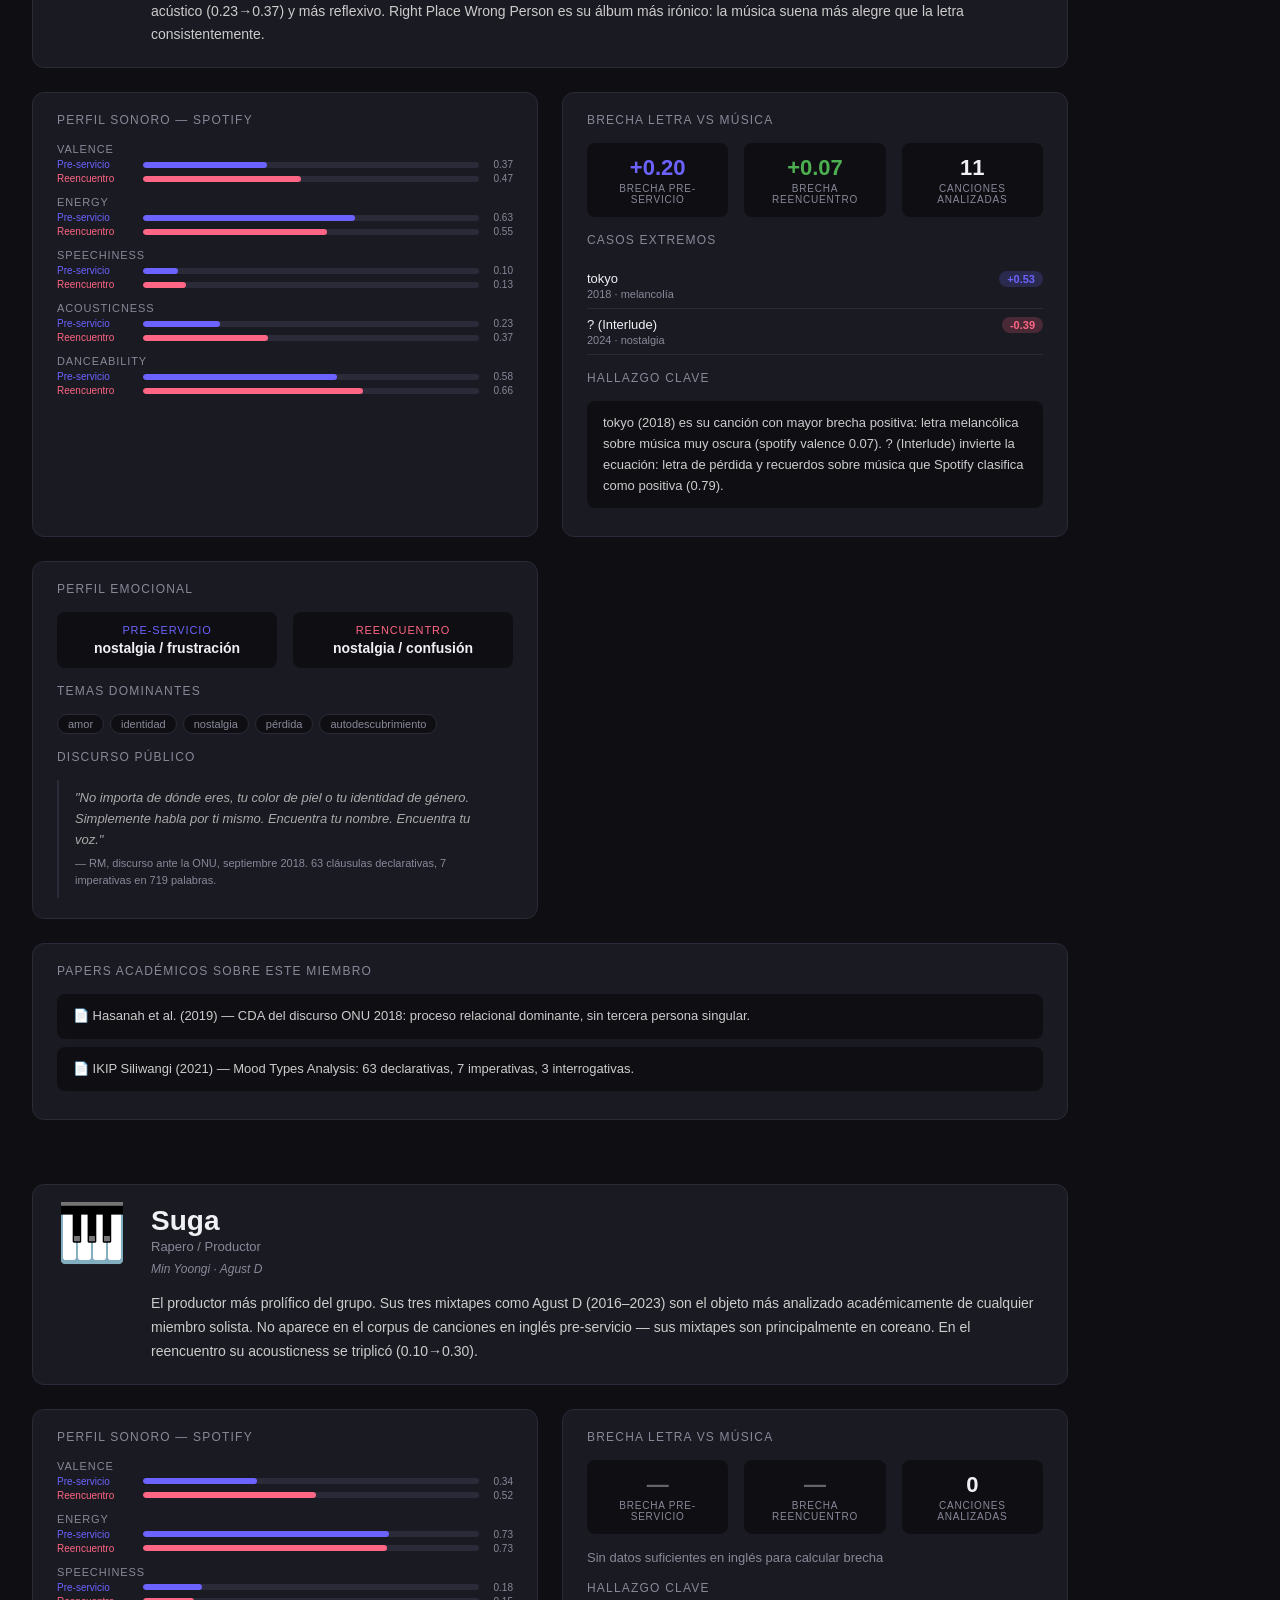
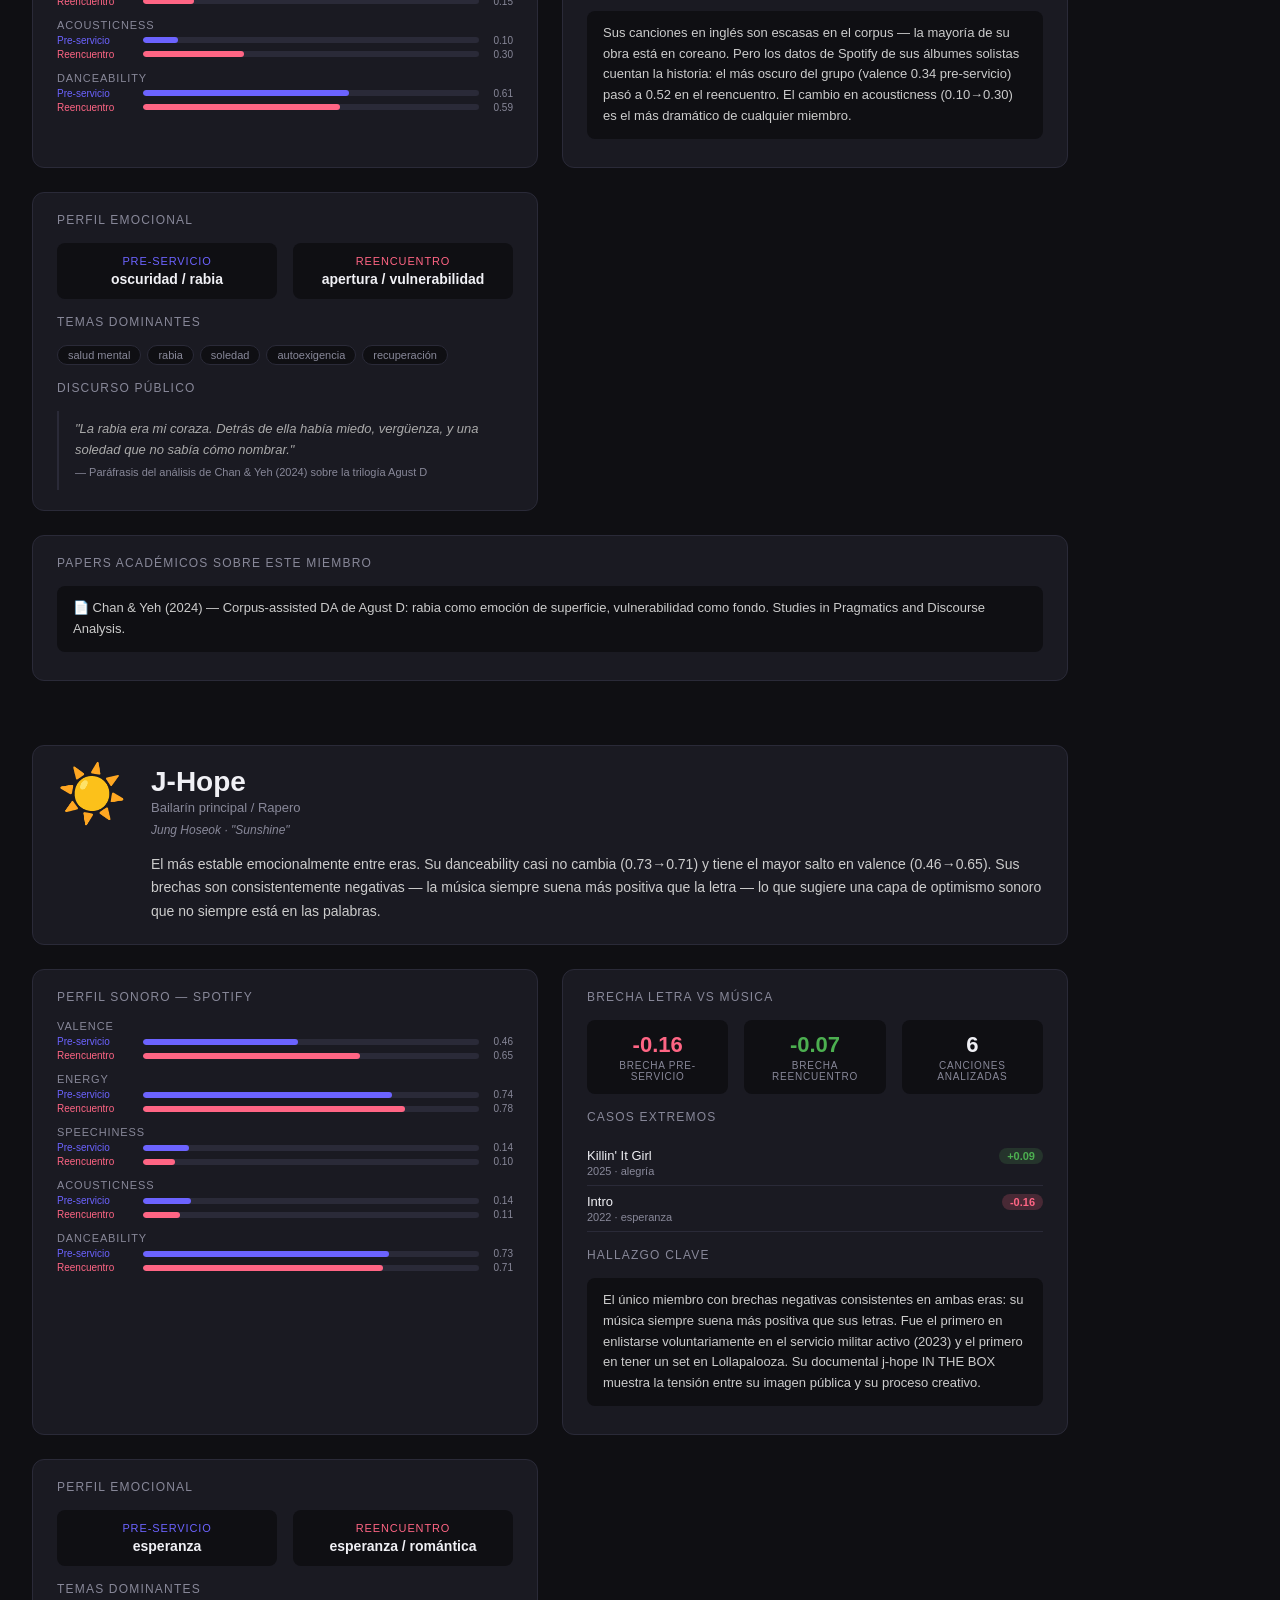
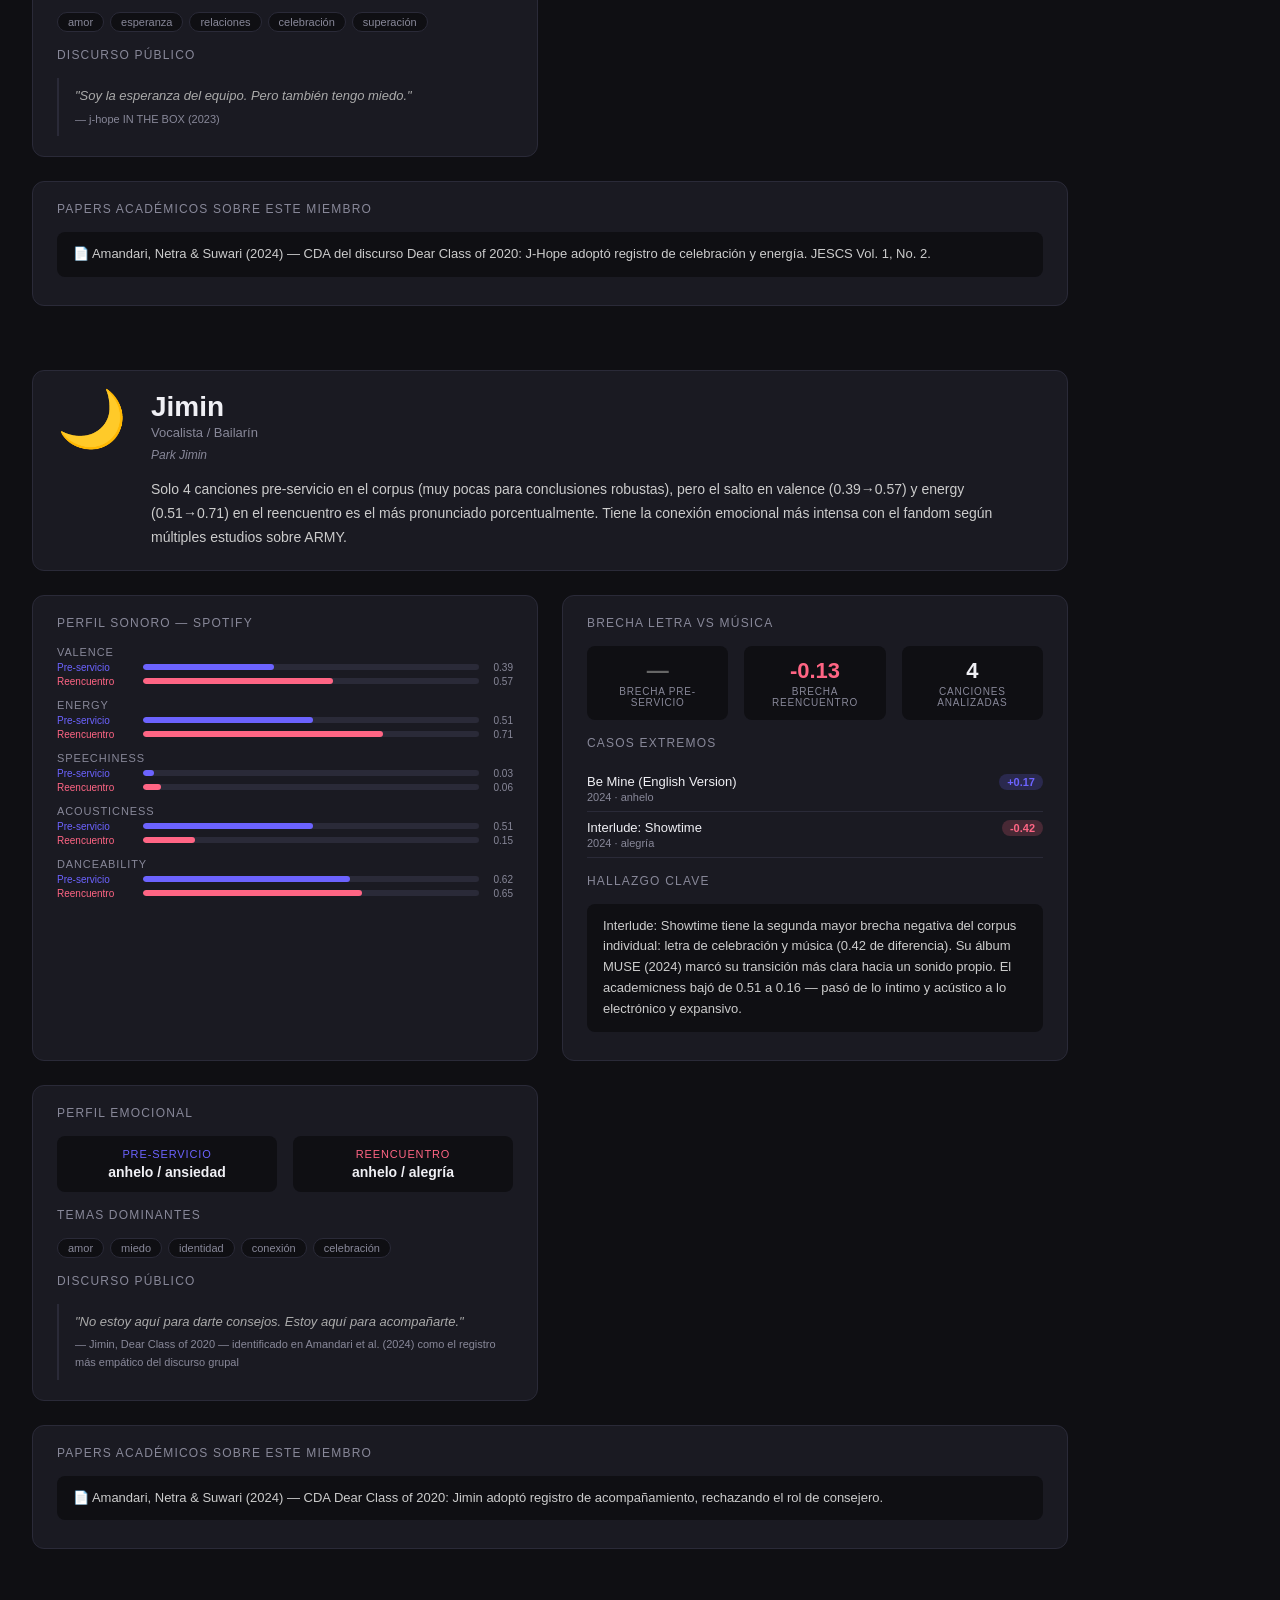
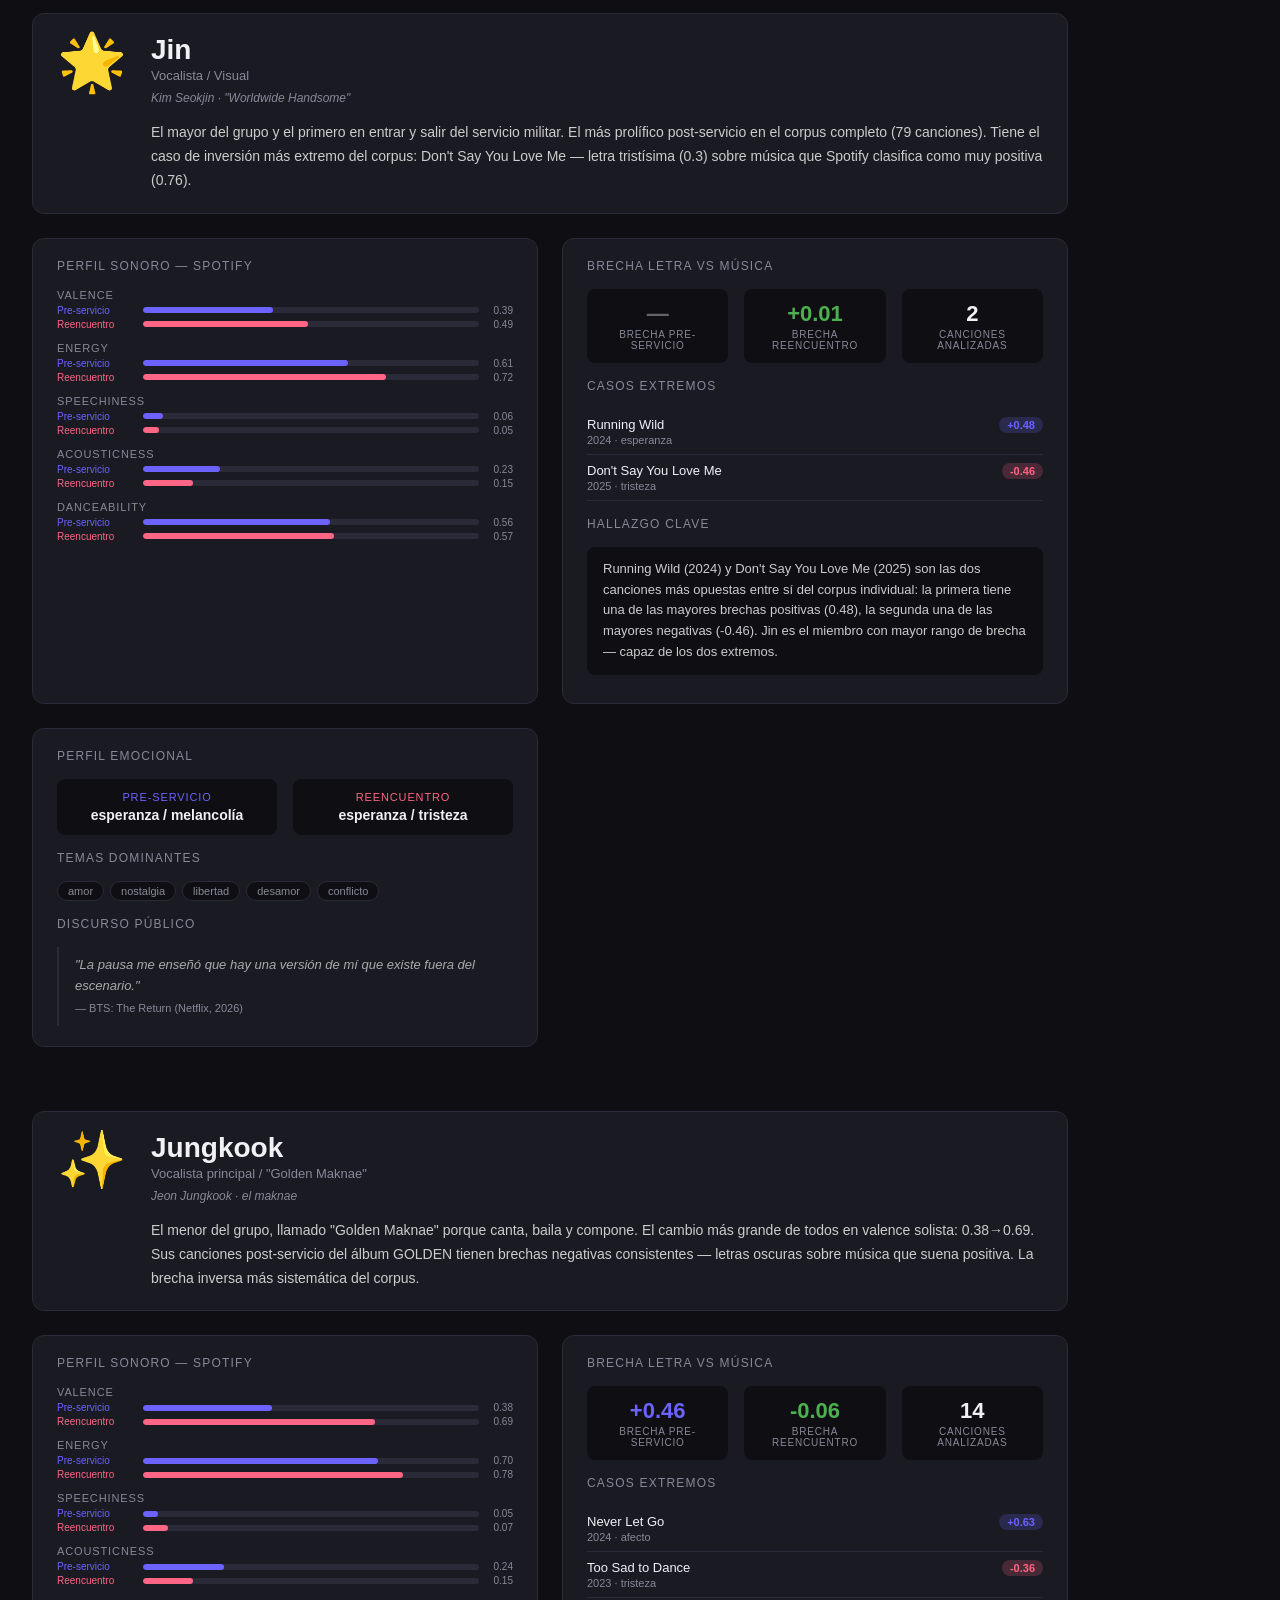
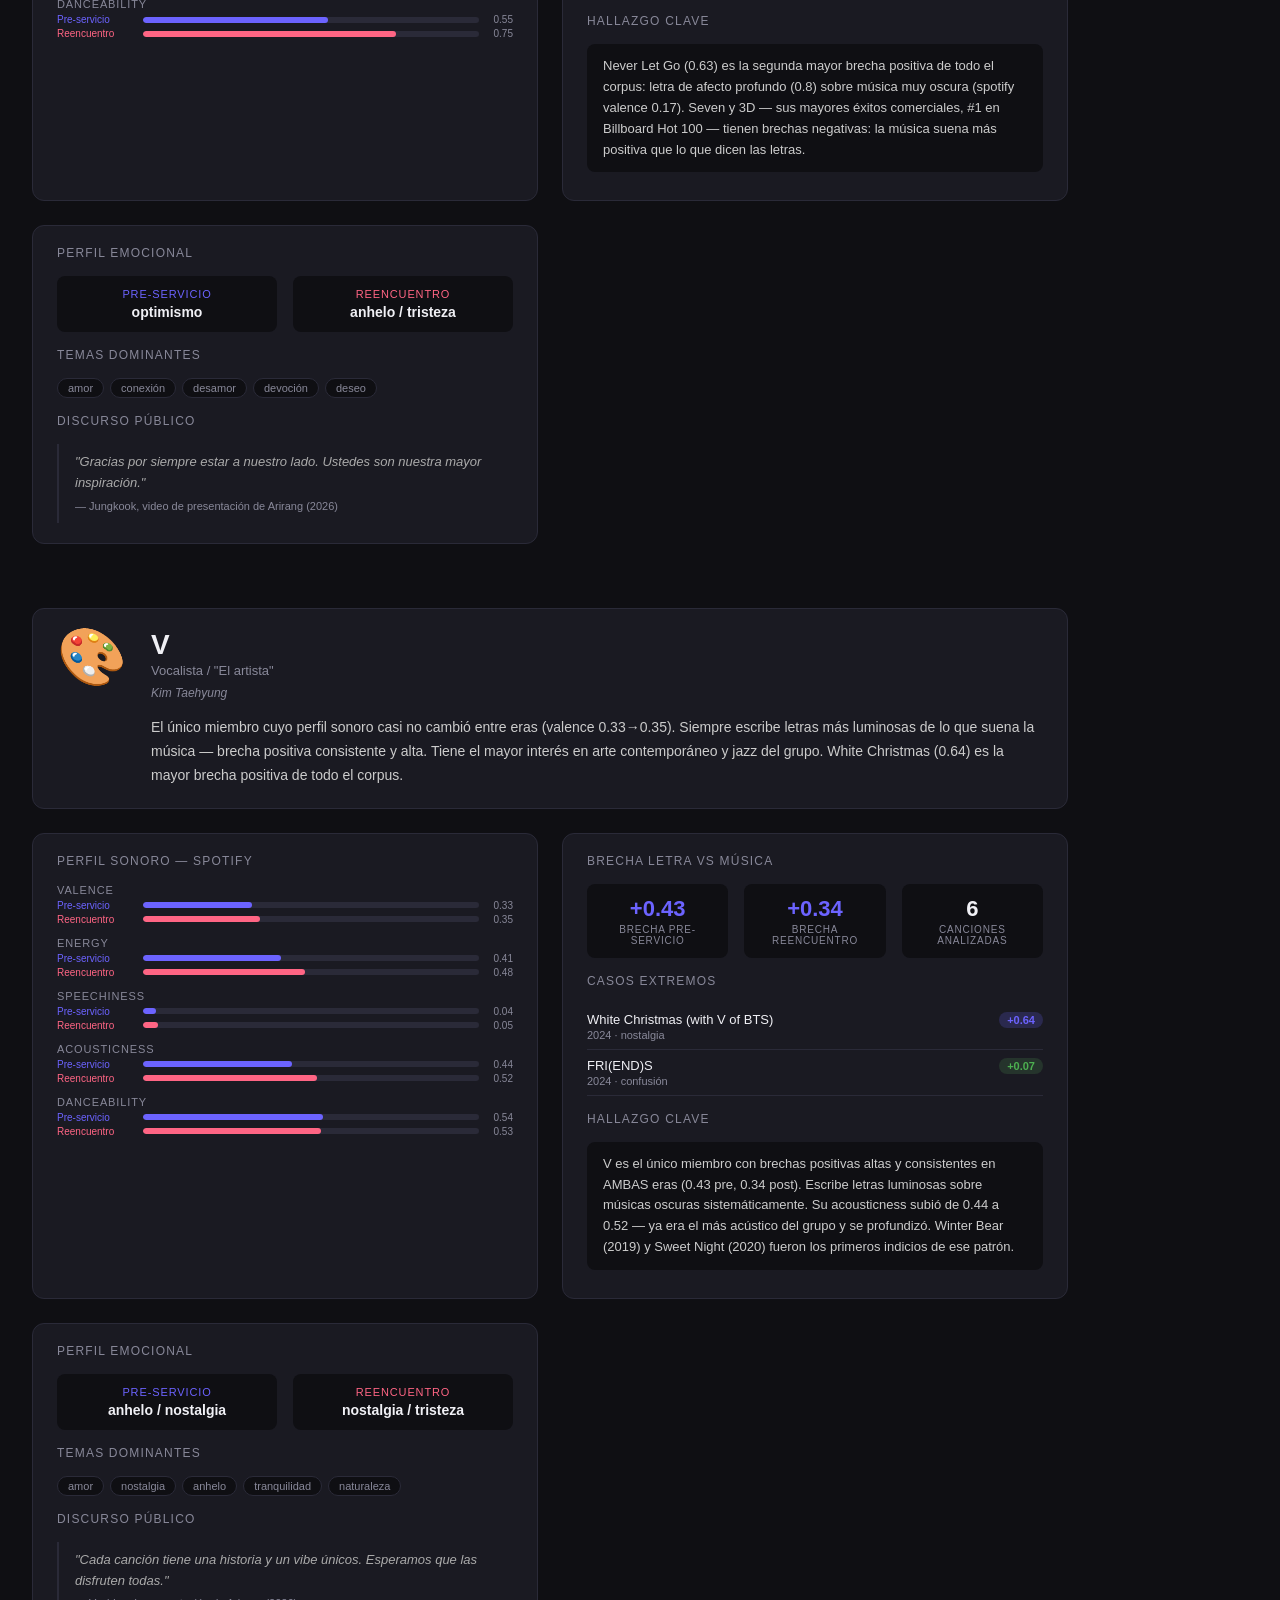
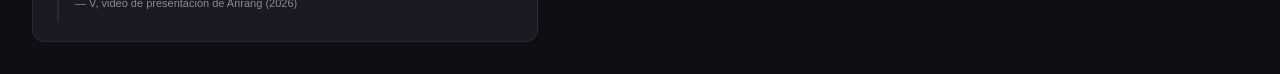
<file: cuadros-mayte/bts_perfiles.html>
<!DOCTYPE html>
<html lang="es">
<head>
<meta charset="UTF-8">
<meta name="viewport" content="width=device-width, initial-scale=1, viewport-fit=cover">
<title>BTS — Perfiles por miembro</title>
<style>
:root {
  --bg: #0f0f13;
  --card: #1a1a22;
  --border: #2a2a38;
  --text: #f0f0f5;
  --muted: #888899;
  --pre: #6C63FF;
  --post: #FF6584;
  --font: 'Helvetica Neue', Arial, sans-serif;
}
* { box-sizing: border-box; margin: 0; padding: 0; }
body { background: var(--bg); color: var(--text); font-family: var(--font); min-height: 100vh; }
header { padding: 2rem 2rem 1rem; border-bottom: 1px solid var(--border); }
.header-label { font-size: 11px; letter-spacing: 0.15em; text-transform: uppercase; color: var(--muted); margin-bottom: 0.4rem; }
.header-title { font-size: 24px; font-weight: 600; margin-bottom: 0.3rem; }
.header-sub { font-size: 13px; color: var(--muted); line-height: 1.6; }
.tabs { display: flex; gap: 0; padding: 0 2rem; border-bottom: 1px solid var(--border); overflow-x: auto; }
.tab { font-size: 13px; padding: 0.8rem 1.2rem; cursor: pointer; color: var(--muted); border-bottom: 2px solid transparent; margin-bottom: -1px; background: none; border-top: none; border-left: none; border-right: none; white-space: nowrap; transition: all 0.15s; }
.tab:hover { color: var(--text); }
.tab.active { color: var(--text); font-weight: 600; border-bottom-color: var(--text); }
.content { display: none; padding: 2rem; max-width: 1100px; }
.content.active { display: grid; grid-template-columns: 1fr 1fr; gap: 1.5rem; }
.full-width { grid-column: 1 / -1; }
.card { background: var(--card); border: 1px solid var(--border); border-radius: 12px; padding: 1.25rem 1.5rem; }
.card-title { font-size: 12px; text-transform: uppercase; letter-spacing: 0.1em; color: var(--muted); margin-bottom: 1rem; }
.member-hero { display: flex; align-items: flex-start; gap: 1.5rem; }
.member-emoji { font-size: 56px; line-height: 1; }
.member-info { flex: 1; }
.member-name { font-size: 28px; font-weight: 700; margin-bottom: 2px; }
.member-role { font-size: 13px; color: var(--muted); margin-bottom: 0.5rem; }
.member-alias { font-size: 12px; color: var(--muted); font-style: italic; }
.member-desc { font-size: 14px; line-height: 1.7; color: #ccc; margin-top: 1rem; }
.stat-grid { display: grid; grid-template-columns: repeat(3, 1fr); gap: 1rem; }
.stat { text-align: center; padding: 0.75rem; background: var(--bg); border-radius: 8px; }
.stat-val { font-size: 22px; font-weight: 700; }
.stat-label { font-size: 10px; color: var(--muted); text-transform: uppercase; letter-spacing: 0.08em; margin-top: 2px; }
.era-compare { display: flex; flex-direction: column; gap: 0.75rem; }
.era-row { display: flex; gap: 1rem; align-items: center; }
.era-label { font-size: 11px; color: var(--muted); width: 90px; flex-shrink: 0; }
.bar-group { flex: 1; display: flex; flex-direction: column; gap: 3px; }
.bar-line { display: flex; align-items: center; gap: 6px; }
.bar-name { font-size: 10px; color: var(--muted); width: 80px; flex-shrink: 0; }
.bar-track { flex: 1; height: 6px; background: var(--border); border-radius: 3px; overflow: hidden; }
.bar-fill { height: 100%; border-radius: 3px; transition: width 0.6s ease; }
.bar-val { font-size: 10px; color: var(--muted); width: 28px; text-align: right; }
.song-row { display: flex; justify-content: space-between; align-items: flex-start; padding: 0.5rem 0; border-bottom: 1px solid var(--border); }
.song-row:last-child { border-bottom: none; }
.song-name { font-size: 13px; font-weight: 500; }
.song-meta { font-size: 11px; color: var(--muted); margin-top: 2px; }
.brecha-badge { font-size: 11px; font-weight: 700; padding: 2px 8px; border-radius: 99px; flex-shrink: 0; }
.pos { background: rgba(108,99,255,0.2); color: #6C63FF; }
.neg { background: rgba(255,101,132,0.2); color: #FF6584; }
.neu { background: rgba(100,200,100,0.15); color: #4CAF50; }
.tag-list { display: flex; flex-wrap: wrap; gap: 6px; }
.tag { font-size: 11px; padding: 3px 10px; border-radius: 99px; background: var(--bg); border: 1px solid var(--border); color: var(--muted); }
.quote { border-left: 2px solid var(--border); padding: 0.5rem 1rem; font-size: 13px; font-style: italic; color: #aaa; line-height: 1.6; }
.quote-attr { font-size: 11px; color: var(--muted); margin-top: 4px; font-style: normal; }
.insight { background: var(--bg); border-radius: 8px; padding: 0.75rem 1rem; font-size: 13px; color: #ccc; line-height: 1.6; margin-bottom: 0.5rem; }
.insight strong { color: var(--text); }
@media (max-width: 700px) {
  .content.active { grid-template-columns: 1fr; }
  .full-width { grid-column: 1; }
  .stat-grid { grid-template-columns: repeat(2, 1fr); }
}
</style>
</head>
<body>

<header>
  <div class="header-label">Especial BTS · Perfiles por miembro</div>
  <div class="header-title">Quiénes son, qué dicen y cómo suenan</div>
  <div class="header-sub">Análisis cuantitativo (Spotify + GPT-4o-mini) y cualitativo (papers académicos) por cada miembro.</div>
</header>

<div class="tabs" id="tabs"></div>
<div id="contents"></div>

<script>
const MEMBERS = [
  {
    id: 'BTS', name: 'BTS', emoji: '🎯',
    role: 'Grupo completo',
    alias: 'Bangtan Sonyeondan / Beyond the Scene',
    desc: 'El único "miembro" que bajó en valence entre eras (0.53→0.41). Las canciones grupales del reencuentro son paradójicamente más oscuras que las solistas de cada integrante. Arirang rompe esa tendencia: vuelve exactamente al tono emocional de 2013.',
    pre: { valence: 0.535, energy: 0.764, speechiness: 0.144, acousticness: 0.126, danceability: 0.612, n: 397 },
    post: { valence: 0.411, energy: 0.863, speechiness: 0.123, acousticness: 0.120, danceability: 0.537, n: 24 },
    brecha_pre: 0.20, brecha_post: 0.04,
    canciones_analizadas: 17,
    emocion_pre: 'alegría', emocion_post: 'alegría / esperanza',
    temas: ['amor', 'celebración', 'libertad', 'fiesta', 'diversión'],
    mayor_brecha_pos: { t: 'Skit: Billboard Music Awards Speech', y: 2017, b: 0.47, em: 'alegría' },
    mayor_brecha_neg: { t: 'Dynamite', y: 2020, b: 0.06, em: 'alegría' },
    insight: 'El Skit de los Billboard (2017) tiene la mayor brecha del corpus grupal: es un discurso de gratitud (letra muy positiva, valencia 0.8) sobre una pista musicalmente oscura (spotify valence 0.33). La emoción era auténtica; el contexto sonoro, tenso.',
    quote: 'Hubieron muchas personas que dijeron que no podríamos hacerlo. Armies de todo el mundo, gracias.',
    quote_attr: 'RM, ceremonia MAMA 2016 — primer grupo fuera de las tres grandes en ganar Artista del Año',
    papers: ['Sulistyawati et al. (2022) — CDA de ON: BTS se representa como actor activo en 46 de 75 cláusulas.', 'Harvard Business School (2020) — El ecosistema BTS representó US$4.9B del PIB coreano.']
  },
  {
    id: 'RM', name: 'RM', emoji: '📚',
    role: 'Líder / Rapero principal',
    alias: 'Kim Namjoon · "Rapmonster"',
    desc: 'El portavoz intelectual del grupo. Aprendió inglés solo viendo Friends. Dio el discurso ante la ONU en 2018. En el reencuentro se volvió más acústico (0.23→0.37) y más reflexivo. Right Place Wrong Person es su álbum más irónico: la música suena más alegre que la letra consistentemente.',
    pre: { valence: 0.368, energy: 0.632, speechiness: 0.105, acousticness: 0.230, danceability: 0.578, n: 19 },
    post: { valence: 0.470, energy: 0.549, speechiness: 0.128, acousticness: 0.371, danceability: 0.656, n: 13 },
    brecha_pre: 0.20, brecha_post: 0.07,
    canciones_analizadas: 11,
    emocion_pre: 'nostalgia / frustración', emocion_post: 'nostalgia / confusión',
    temas: ['amor', 'identidad', 'nostalgia', 'pérdida', 'autodescubrimiento'],
    mayor_brecha_pos: { t: 'tokyo', y: 2018, b: 0.53, em: 'melancolía' },
    mayor_brecha_neg: { t: '? (Interlude)', y: 2024, b: -0.39, em: 'nostalgia' },
    insight: 'tokyo (2018) es su canción con mayor brecha positiva: letra melancólica sobre música muy oscura (spotify valence 0.07). ? (Interlude) invierte la ecuación: letra de pérdida y recuerdos sobre música que Spotify clasifica como positiva (0.79).',
    quote: 'No importa de dónde eres, tu color de piel o tu identidad de género. Simplemente habla por ti mismo. Encuentra tu nombre. Encuentra tu voz.',
    quote_attr: 'RM, discurso ante la ONU, septiembre 2018. 63 cláusulas declarativas, 7 imperativas en 719 palabras.',
    papers: ['Hasanah et al. (2019) — CDA del discurso ONU 2018: proceso relacional dominante, sin tercera persona singular.', 'IKIP Siliwangi (2021) — Mood Types Analysis: 63 declarativas, 7 imperativas, 3 interrogativas.']
  },
  {
    id: 'SUGA', name: 'Suga', emoji: '🎹',
    role: 'Rapero / Productor',
    alias: 'Min Yoongi · Agust D',
    desc: 'El productor más prolífico del grupo. Sus tres mixtapes como Agust D (2016–2023) son el objeto más analizado académicamente de cualquier miembro solista. No aparece en el corpus de canciones en inglés pre-servicio — sus mixtapes son principalmente en coreano. En el reencuentro su acousticness se triplicó (0.10→0.30).',
    pre: { valence: 0.340, energy: 0.733, speechiness: 0.176, acousticness: 0.104, danceability: 0.614, n: 20 },
    post: { valence: 0.515, energy: 0.726, speechiness: 0.153, acousticness: 0.300, danceability: 0.587, n: 11 },
    brecha_pre: null, brecha_post: null,
    canciones_analizadas: 0,
    emocion_pre: 'oscuridad / rabia', emocion_post: 'apertura / vulnerabilidad',
    temas: ['salud mental', 'rabia', 'soledad', 'autoexigencia', 'recuperación'],
    mayor_brecha_pos: null,
    mayor_brecha_neg: null,
    insight: 'Sus canciones en inglés son escasas en el corpus — la mayoría de su obra está en coreano. Pero los datos de Spotify de sus álbumes solistas cuentan la historia: el más oscuro del grupo (valence 0.34 pre-servicio) pasó a 0.52 en el reencuentro. El cambio en acousticness (0.10→0.30) es el más dramático de cualquier miembro.',
    quote: 'La rabia era mi coraza. Detrás de ella había miedo, vergüenza, y una soledad que no sabía cómo nombrar.',
    quote_attr: 'Paráfrasis del análisis de Chan & Yeh (2024) sobre la trilogía Agust D',
    papers: ['Chan & Yeh (2024) — Corpus-assisted DA de Agust D: rabia como emoción de superficie, vulnerabilidad como fondo. Studies in Pragmatics and Discourse Analysis.']
  },
  {
    id: 'JHOPE', name: 'J-Hope', emoji: '☀️',
    role: 'Bailarín principal / Rapero',
    alias: 'Jung Hoseok · "Sunshine"',
    desc: 'El más estable emocionalmente entre eras. Su danceability casi no cambia (0.73→0.71) y tiene el mayor salto en valence (0.46→0.65). Sus brechas son consistentemente negativas — la música siempre suena más positiva que la letra — lo que sugiere una capa de optimismo sonoro que no siempre está en las palabras.',
    pre: { valence: 0.462, energy: 0.740, speechiness: 0.137, acousticness: 0.142, danceability: 0.732, n: 20 },
    post: { valence: 0.645, energy: 0.780, speechiness: 0.096, acousticness: 0.109, danceability: 0.713, n: 51 },
    brecha_pre: -0.16, brecha_post: -0.07,
    canciones_analizadas: 6,
    emocion_pre: 'esperanza', emocion_post: 'esperanza / romántica',
    temas: ['amor', 'esperanza', 'relaciones', 'celebración', 'superación'],
    mayor_brecha_pos: { t: "Killin' It Girl", y: 2025, b: 0.09, em: 'alegría' },
    mayor_brecha_neg: { t: 'Intro', y: 2022, b: -0.16, em: 'esperanza' },
    insight: 'El único miembro con brechas negativas consistentes en ambas eras: su música siempre suena más positiva que sus letras. Fue el primero en enlistarse voluntariamente en el servicio militar activo (2023) y el primero en tener un set en Lollapalooza. Su documental j-hope IN THE BOX muestra la tensión entre su imagen pública y su proceso creativo.',
    quote: 'Soy la esperanza del equipo. Pero también tengo miedo.',
    quote_attr: 'j-hope IN THE BOX (2023)',
    papers: ['Amandari, Netra & Suwari (2024) — CDA del discurso Dear Class of 2020: J-Hope adoptó registro de celebración y energía. JESCS Vol. 1, No. 2.']
  },
  {
    id: 'JIMIN', name: 'Jimin', emoji: '🌙',
    role: 'Vocalista / Bailarín',
    alias: 'Park Jimin',
    desc: 'Solo 4 canciones pre-servicio en el corpus (muy pocas para conclusiones robustas), pero el salto en valence (0.39→0.57) y energy (0.51→0.71) en el reencuentro es el más pronunciado porcentualmente. Tiene la conexión emocional más intensa con el fandom según múltiples estudios sobre ARMY.',
    pre: { valence: 0.391, energy: 0.505, speechiness: 0.032, acousticness: 0.506, danceability: 0.617, n: 4 },
    post: { valence: 0.566, energy: 0.714, speechiness: 0.055, acousticness: 0.155, danceability: 0.652, n: 50 },
    brecha_pre: null, brecha_post: -0.13,
    canciones_analizadas: 4,
    emocion_pre: 'anhelo / ansiedad', emocion_post: 'anhelo / alegría',
    temas: ['amor', 'miedo', 'identidad', 'conexión', 'celebración'],
    mayor_brecha_pos: { t: 'Be Mine (English Version)', y: 2024, b: 0.17, em: 'anhelo' },
    mayor_brecha_neg: { t: 'Interlude: Showtime', y: 2024, b: -0.42, em: 'alegría' },
    insight: 'Interlude: Showtime tiene la segunda mayor brecha negativa del corpus individual: letra de celebración y música (0.42 de diferencia). Su álbum MUSE (2024) marcó su transición más clara hacia un sonido propio. El academicness bajó de 0.51 a 0.16 — pasó de lo íntimo y acústico a lo electrónico y expansivo.',
    quote: 'No estoy aquí para darte consejos. Estoy aquí para acompañarte.',
    quote_attr: 'Jimin, Dear Class of 2020 — identificado en Amandari et al. (2024) como el registro más empático del discurso grupal',
    papers: ['Amandari, Netra & Suwari (2024) — CDA Dear Class of 2020: Jimin adoptó registro de acompañamiento, rechazando el rol de consejero.']
  },
  {
    id: 'JIN', name: 'Jin', emoji: '🌟',
    role: 'Vocalista / Visual',
    alias: 'Kim Seokjin · "Worldwide Handsome"',
    desc: 'El mayor del grupo y el primero en entrar y salir del servicio militar. El más prolífico post-servicio en el corpus completo (79 canciones). Tiene el caso de inversión más extremo del corpus: Don\'t Say You Love Me — letra tristísima (0.3) sobre música que Spotify clasifica como muy positiva (0.76).',
    pre: { valence: 0.387, energy: 0.609, speechiness: 0.060, acousticness: 0.229, danceability: 0.557, n: 8 },
    post: { valence: 0.492, energy: 0.723, speechiness: 0.049, acousticness: 0.149, danceability: 0.567, n: 79 },
    brecha_pre: null, brecha_post: 0.01,
    canciones_analizadas: 2,
    emocion_pre: 'esperanza / melancolía', emocion_post: 'esperanza / tristeza',
    temas: ['amor', 'nostalgia', 'libertad', 'desamor', 'conflicto'],
    mayor_brecha_pos: { t: 'Running Wild', y: 2024, b: 0.48, em: 'esperanza' },
    mayor_brecha_neg: { t: "Don't Say You Love Me", y: 2025, b: -0.46, em: 'tristeza' },
    insight: 'Running Wild (2024) y Don\'t Say You Love Me (2025) son las dos canciones más opuestas entre sí del corpus individual: la primera tiene una de las mayores brechas positivas (0.48), la segunda una de las mayores negativas (-0.46). Jin es el miembro con mayor rango de brecha — capaz de los dos extremos.',
    quote: 'La pausa me enseñó que hay una versión de mí que existe fuera del escenario.',
    quote_attr: 'BTS: The Return (Netflix, 2026)',
    papers: []
  },
  {
    id: 'JUNGKOOK', name: 'Jungkook', emoji: '✨',
    role: 'Vocalista principal / "Golden Maknae"',
    alias: 'Jeon Jungkook · el maknae',
    desc: 'El menor del grupo, llamado "Golden Maknae" porque canta, baila y compone. El cambio más grande de todos en valence solista: 0.38→0.69. Sus canciones post-servicio del álbum GOLDEN tienen brechas negativas consistentes — letras oscuras sobre música que suena positiva. La brecha inversa más sistemática del corpus.',
    pre: { valence: 0.383, energy: 0.700, speechiness: 0.046, acousticness: 0.242, danceability: 0.550, n: 4 },
    post: { valence: 0.690, energy: 0.775, speechiness: 0.074, acousticness: 0.148, danceability: 0.752, n: 54 },
    brecha_pre: 0.46, brecha_post: -0.06,
    canciones_analizadas: 14,
    emocion_pre: 'optimismo', emocion_post: 'anhelo / tristeza',
    temas: ['amor', 'conexión', 'desamor', 'devoción', 'deseo'],
    mayor_brecha_pos: { t: 'Never Let Go', y: 2024, b: 0.63, em: 'afecto' },
    mayor_brecha_neg: { t: 'Too Sad to Dance', y: 2023, b: -0.36, em: 'tristeza' },
    insight: 'Never Let Go (0.63) es la segunda mayor brecha positiva de todo el corpus: letra de afecto profundo (0.8) sobre música muy oscura (spotify valence 0.17). Seven y 3D — sus mayores éxitos comerciales, #1 en Billboard Hot 100 — tienen brechas negativas: la música suena más positiva que lo que dicen las letras.',
    quote: 'Gracias por siempre estar a nuestro lado. Ustedes son nuestra mayor inspiración.',
    quote_attr: 'Jungkook, video de presentación de Arirang (2026)',
    papers: []
  },
  {
    id: 'V', name: 'V', emoji: '🎨',
    role: 'Vocalista / "El artista"',
    alias: 'Kim Taehyung',
    desc: 'El único miembro cuyo perfil sonoro casi no cambió entre eras (valence 0.33→0.35). Siempre escribe letras más luminosas de lo que suena la música — brecha positiva consistente y alta. Tiene el mayor interés en arte contemporáneo y jazz del grupo. White Christmas (0.64) es la mayor brecha positiva de todo el corpus.',
    pre: { valence: 0.325, energy: 0.411, speechiness: 0.039, acousticness: 0.443, danceability: 0.536, n: 9 },
    post: { valence: 0.348, energy: 0.481, speechiness: 0.046, acousticness: 0.517, danceability: 0.529, n: 23 },
    brecha_pre: 0.43, brecha_post: 0.34,
    canciones_analizadas: 6,
    emocion_pre: 'anhelo / nostalgia', emocion_post: 'nostalgia / tristeza',
    temas: ['amor', 'nostalgia', 'anhelo', 'tranquilidad', 'naturaleza'],
    mayor_brecha_pos: { t: 'White Christmas (with V of BTS)', y: 2024, b: 0.64, em: 'nostalgia' },
    mayor_brecha_neg: { t: "FRI(END)S", y: 2024, b: 0.07, em: 'confusión' },
    insight: 'V es el único miembro con brechas positivas altas y consistentes en AMBAS eras (0.43 pre, 0.34 post). Escribe letras luminosas sobre músicas oscuras sistemáticamente. Su acousticness subió de 0.44 a 0.52 — ya era el más acústico del grupo y se profundizó. Winter Bear (2019) y Sweet Night (2020) fueron los primeros indicios de ese patrón.',
    quote: 'Cada canción tiene una historia y un vibe únicos. Esperamos que las disfruten todas.',
    quote_attr: 'V, video de presentación de Arirang (2026)',
    papers: []
  },
];

function renderBar(val, color) {
  return `<div class="bar-track"><div class="bar-fill" style="width:${val*100}%;background:${color}"></div></div><span class="bar-val">${val.toFixed(2)}</span>`;
}

function renderMember(m) {
  const hasPre = m.pre !== null;
  const hasPost = m.post !== null;

  const brechaPreLabel = m.brecha_pre === null ? '—' : (m.brecha_pre >= 0 ? '+' : '') + m.brecha_pre.toFixed(2);
  const brechaPostLabel = m.brecha_post === null ? '—' : (m.brecha_post >= 0 ? '+' : '') + m.brecha_post.toFixed(2);
  const brechaPreClass = m.brecha_pre === null ? 'neu' : m.brecha_pre > 0.1 ? 'pos' : m.brecha_pre < -0.1 ? 'neg' : 'neu';
  const brechaPostClass = m.brecha_post === null ? 'neu' : m.brecha_post > 0.1 ? 'pos' : m.brecha_post < -0.1 ? 'neg' : 'neu';

  const canciones = [m.mayor_brecha_pos, m.mayor_brecha_neg].filter(Boolean);

  return `
  <div class="content active" id="content-${m.id}">

    <div class="card full-width">
      <div class="member-hero">
        <div class="member-emoji">${m.emoji}</div>
        <div class="member-info">
          <div class="member-name">${m.name}</div>
          <div class="member-role">${m.role}</div>
          <div class="member-alias">${m.alias}</div>
          <div class="member-desc">${m.desc}</div>
        </div>
      </div>
    </div>

    <div class="card">
      <div class="card-title">Perfil sonoro — Spotify</div>
      <div class="era-compare">
        ${['valence','energy','speechiness','acousticness','danceability'].map(feat => `
          <div>
            <div style="font-size:11px;color:var(--muted);text-transform:uppercase;letter-spacing:0.08em;margin-bottom:4px">${feat}</div>
            <div class="bar-line" style="margin-bottom:3px">
              <span class="bar-name" style="color:#6C63FF;font-size:10px">Pre-servicio</span>
              ${renderBar(m.pre[feat], '#6C63FF')}
            </div>
            <div class="bar-line">
              <span class="bar-name" style="color:#FF6584;font-size:10px">Reencuentro</span>
              ${renderBar(m.post[feat], '#FF6584')}
            </div>
          </div>
        `).join('')}
      </div>
    </div>

    <div class="card">
      <div class="card-title">Brecha letra vs música</div>
      <div class="stat-grid" style="margin-bottom:1rem">
        <div class="stat">
          <div class="stat-val ${brechaPreClass === 'pos' ? '' : brechaPreClass === 'neg' ? '' : ''}" style="color:${m.brecha_pre===null?'#666':m.brecha_pre>0.1?'#6C63FF':m.brecha_pre<-0.1?'#FF6584':'#4CAF50'}">${brechaPreLabel}</div>
          <div class="stat-label">Brecha pre-servicio</div>
        </div>
        <div class="stat">
          <div class="stat-val" style="color:${m.brecha_post===null?'#666':m.brecha_post>0.1?'#6C63FF':m.brecha_post<-0.1?'#FF6584':'#4CAF50'}">${brechaPostLabel}</div>
          <div class="stat-label">Brecha reencuentro</div>
        </div>
        <div class="stat">
          <div class="stat-val">${m.canciones_analizadas}</div>
          <div class="stat-label">Canciones analizadas</div>
        </div>
      </div>

      ${canciones.length > 0 ? `
      <div class="card-title" style="margin-top:1rem">Casos extremos</div>
      ${canciones.map(c => `
        <div class="song-row">
          <div>
            <div class="song-name">${c.t}</div>
            <div class="song-meta">${c.y} · ${c.em}</div>
          </div>
          <span class="brecha-badge ${c.b > 0.1 ? 'pos' : c.b < -0.1 ? 'neg' : 'neu'}">${c.b >= 0 ? '+' : ''}${c.b.toFixed(2)}</span>
        </div>
      `).join('')}` : '<div style="color:var(--muted);font-size:13px">Sin datos suficientes en inglés para calcular brecha</div>'}

      <div class="card-title" style="margin-top:1rem">Hallazgo clave</div>
      <div class="insight">${m.insight}</div>
    </div>

    <div class="card">
      <div class="card-title">Perfil emocional</div>
      <div style="display:flex;gap:1rem;margin-bottom:1rem">
        <div style="flex:1;background:var(--bg);border-radius:8px;padding:0.75rem;text-align:center">
          <div style="font-size:11px;color:#6C63FF;text-transform:uppercase;letter-spacing:0.08em;margin-bottom:4px">Pre-servicio</div>
          <div style="font-size:14px;font-weight:600">${m.emocion_pre}</div>
        </div>
        <div style="flex:1;background:var(--bg);border-radius:8px;padding:0.75rem;text-align:center">
          <div style="font-size:11px;color:#FF6584;text-transform:uppercase;letter-spacing:0.08em;margin-bottom:4px">Reencuentro</div>
          <div style="font-size:14px;font-weight:600">${m.emocion_post}</div>
        </div>
      </div>
      <div class="card-title">Temas dominantes</div>
      <div class="tag-list" style="margin-bottom:1rem">
        ${m.temas.map(t => `<span class="tag">${t}</span>`).join('')}
      </div>
      <div class="card-title">Discurso público</div>
      <div class="quote">
        "${m.quote}"
        <div class="quote-attr">— ${m.quote_attr}</div>
      </div>
    </div>

    ${m.papers.length > 0 ? `
    <div class="card full-width">
      <div class="card-title">Papers académicos sobre este miembro</div>
      ${m.papers.map(p => `<div class="insight">📄 ${p}</div>`).join('')}
    </div>` : ''}

  </div>`;
}

// Build tabs and contents
const tabsEl = document.getElementById('tabs');
const contentsEl = document.getElementById('contents');

MEMBERS.forEach((m, i) => {
  const btn = document.createElement('button');
  btn.className = 'tab' + (i === 0 ? ' active' : '');
  btn.textContent = m.emoji + ' ' + m.name;
  btn.onclick = () => {
    document.querySelectorAll('.tab').forEach(t => t.classList.remove('active'));
    document.querySelectorAll('.content').forEach(c => c.classList.remove('active'));
    btn.classList.add('active');
    document.getElementById('content-' + m.id).classList.add('active');
  };
  tabsEl.appendChild(btn);
  contentsEl.innerHTML += renderMember(m);
});
</script>
</body>
</html>
</file>
